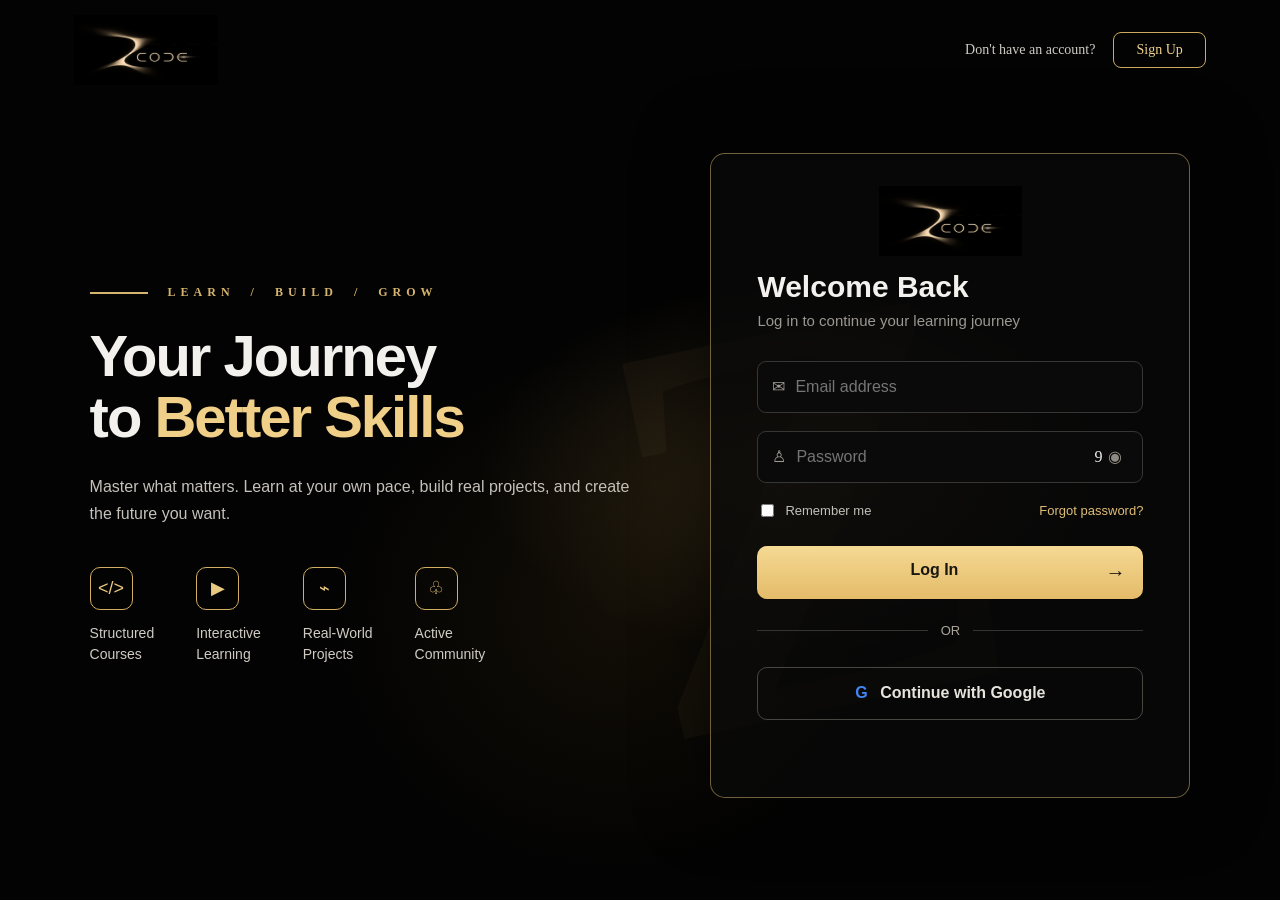
<file: index.html>
<!DOCTYPE html>
<html lang="en">
<head>
  <meta charset="UTF-8">
  <meta name="viewport" content="width=device-width, initial-scale=1.0">
  <title>Z-Code — Interactive Coding Platform</title>
  <script>
    (function () {
      try {
        var token = localStorage.getItem("zcode_token");
        var pathname = window.location.pathname || "";
        var inSubfolder = pathname.indexOf("Z-Code-Frontend-Starter") !== -1;
        var prefix = inSubfolder ? "" : "Z-Code-Frontend-Starter/";
        if (token) {
          window.location.replace(prefix + "home.html");
          return;
        }
        window.location.replace(prefix + "login.html");
      } catch (e) {
        window.location.replace("login.html");
      }
    })();
  </script>
  <meta http-equiv="refresh" content="0; url=Z-Code-Frontend-Starter/login.html">
</head>
<body style="margin:0; background:#0c0a09; color:#e7e5e4; font-family:'Inter',system-ui,sans-serif; display:flex; align-items:center; justify-content:center; height:100vh;">
  <div style="text-align:center;">
    <h2 style="font-weight:600; font-size:1.1rem; color:#f7d994; margin:0 0 8px;">Loading Z-Code…</h2>
    <p style="font-size:0.875rem; color:#888; margin:0;">
      Redirecting to <a href="Z-Code-Frontend-Starter/login.html" style="color:#dcb56b;">Z-Code Portal</a>.
    </p>
  </div>
</body>
</html>
</file>
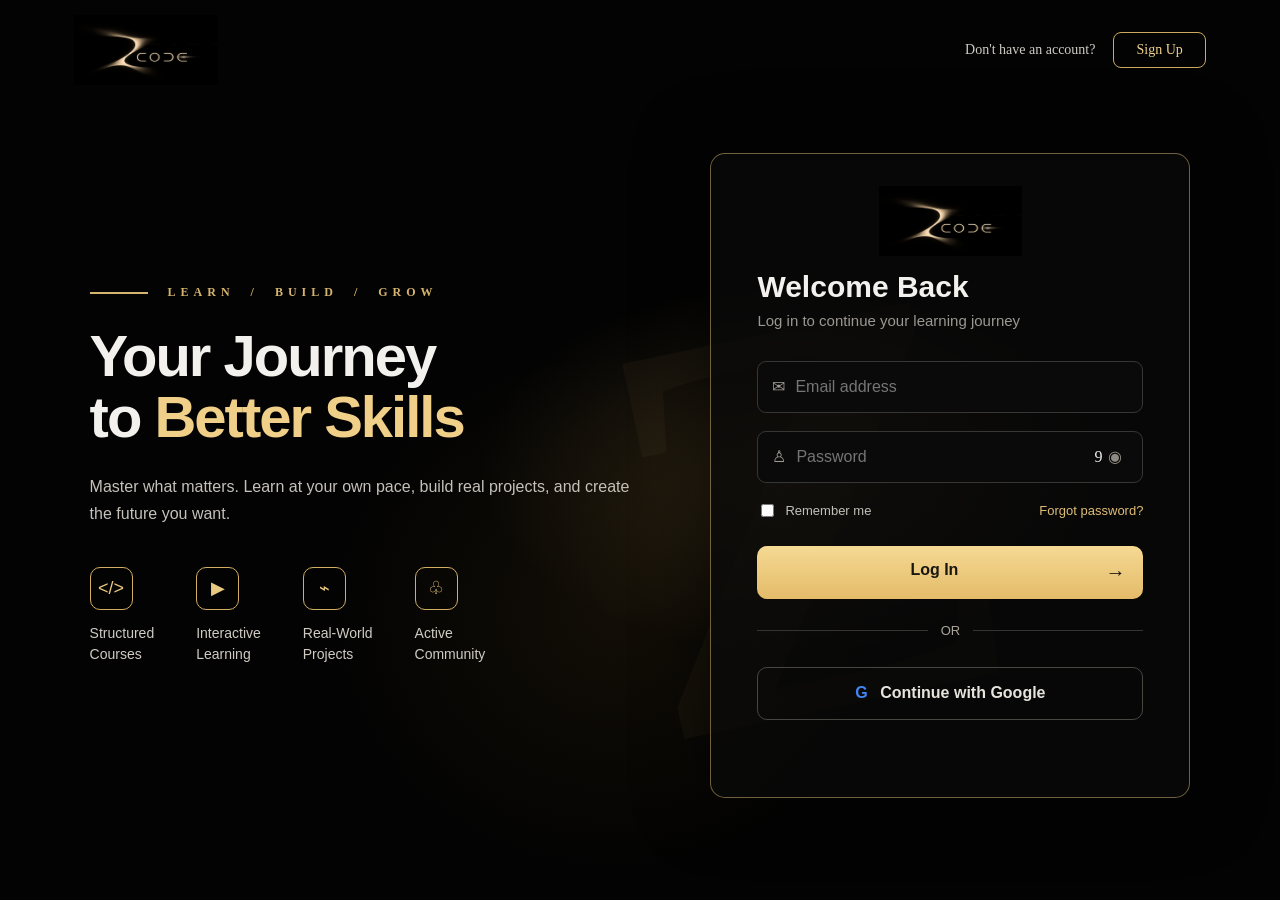
<file: Z-Code-Frontend-Starter/index.html>
<!DOCTYPE html>
<html lang="en">
<head>
  <meta charset="UTF-8">
  <meta name="viewport" content="width=device-width, initial-scale=1.0">
  <title>Z-Code — Interactive Coding Platform</title>
  <link rel="stylesheet" href="css/style.css">
  <script>
    // Intelligent auto-redirect:
    // If the user is already authenticated with a valid token, take them to the Dashboard;
    // otherwise, direct them to the Login page.
    (function () {
      try {
        var token = localStorage.getItem("zcode_token");
        if (token) {
          window.location.replace("home.html");
          return;
        }
      } catch (e) {}
      window.location.replace("login.html");
    })();
  </script>
  <meta http-equiv="refresh" content="0; url=login.html">
</head>
<body style="margin:0; background:#0c0a09; color:#e7e5e4; font-family:'Inter',system-ui,sans-serif; display:flex; align-items:center; justify-content:center; height:100vh;">
  <div style="text-align:center;">
    <div style="width:48px; height:48px; border:3px solid #dcb56b; border-top-color:transparent; border-radius:50%; animation:spin 1s linear infinite; margin:0 auto 16px;"></div>
    <h2 style="font-weight:600; font-size:1.1rem; color:#f7d994; margin:0 0 8px;">Loading Z-Code…</h2>
    <p style="font-size:0.875rem; color:#888; margin:0;">
      If you are not redirected automatically, <a href="login.html" style="color:#dcb56b; text-decoration:underline;">click here to continue</a>.
    </p>
  </div>
  <style>
    @keyframes spin {
      to { transform: rotate(360deg); }
    }
  </style>
</body>
</html>
</file>
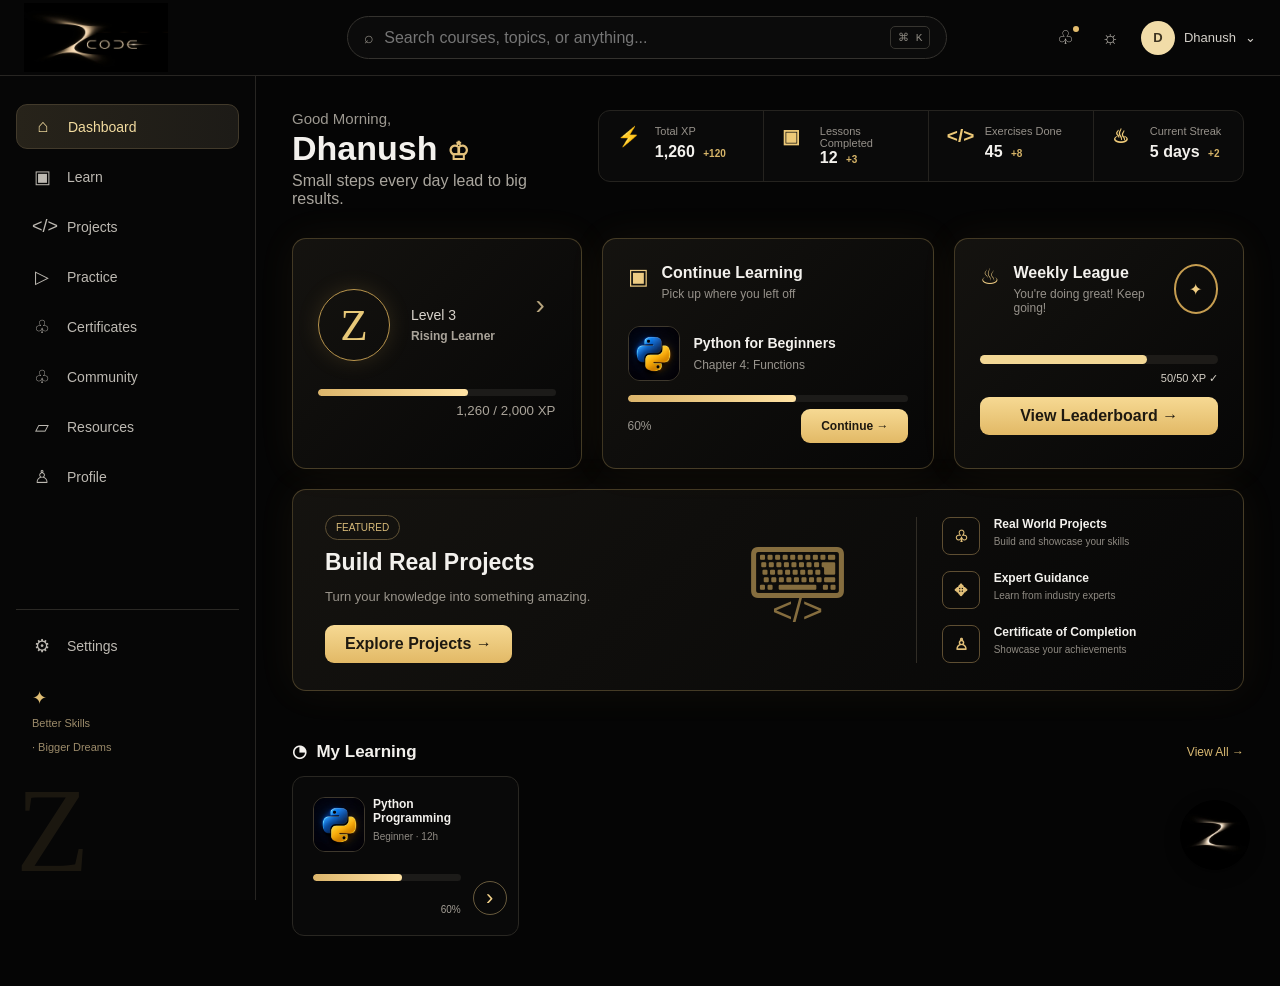
<file: Z-Code-Frontend-Starter/home.html>
<!DOCTYPE html>
<html lang="en">

<head>
  <meta charset="UTF-8">
  <meta name="viewport" content="width=device-width, initial-scale=1.0">
  <title>Z-Code — Dashboard</title>
  <link rel="stylesheet" href="css/style.css">
  <link rel="stylesheet" href="css/home.css">
</head>

<body class="dashboard-page">
  <header class="topbar">
    <a class="brand top-brand" href="home.html">
      <img src="assets/zcode-logo.jpeg" alt="Z-Code logo" onerror="this.style.display='none'">
    </a>

    <div class="search-box">
      <span>⌕</span>
      <input type="search" placeholder="Search courses, topics, or anything...">
      <kbd>⌘ K</kbd>
    </div>

    <div class="top-actions">
      <button class="icon-btn" id="notifBtn" title="Notifications">♧<i></i></button>
      <button class="theme-btn" id="themeToggle" title="Toggle theme">☼</button>
      <div class="profile-mini" id="profileMiniBtn" style="cursor:pointer;" title="Click for profile & logout">
        <div class="avatar" id="topAvatar">D</div>
        <span id="topUserName">Dhanush</span>
        <span>⌄</span>
      </div>

      <!-- Profile Dropdown -->
      <div class="profile-dropdown" id="profileDropdown">
        <div class="dropdown-user-info">
          <div class="avatar" id="dropAvatar">D</div>
          <div>
            <strong id="dropName">Dhanush</strong>
            <small id="dropEmail">dhanush@zcode.dev</small>
          </div>
        </div>
        <button class="dropdown-item" id="dropProfileBtn">👤 View Profile & XP</button>
        <button class="dropdown-item" id="dropSettingsBtn">⚙ Account Settings</button>
        <button class="dropdown-item logout-item" id="logoutBtn">🚪 Log Out</button>
      </div>

      <!-- Notifications Popover -->
      <div class="notif-popover" id="notifPopover">
        <div class="notif-header">
          <span>Notifications</span>
          <span style="font-size:11px;color:#dcb56b;">Mark all read</span>
        </div>
        <div class="notif-item">
          <span class="notif-icon">⚡</span>
          <div><strong>+100 XP Awarded!</strong><br><small style="color:#888;">You passed the Python Basics Quiz.</small></div>
        </div>
        <div class="notif-item">
          <span class="notif-icon">🔥</span>
          <div><strong>5-Day Streak Active</strong><br><small style="color:#888;">Keep coding today to protect your streak!</small></div>
        </div>
      </div>
    </div>
  </header>

  <aside class="sidebar">
    <nav>
      <a class="active" href="home.html"><span>⌂</span>Dashboard</a>
      <a href="python.html"><span>▣</span>Learn</a>
      <a href="#" id="sideProjects"><span>&lt;/&gt;</span>Projects</a>
      <a href="quiz.html"><span>▷</span>Practice</a>
      <a href="#" id="sideCerts"><span>♧</span>Certificates</a>
      <a href="#" id="sideCommunity"><span>♧</span>Community</a>
      <a href="#" id="sideResources"><span>▱</span>Resources</a>
      <a href="#" id="sideProfile"><span>♙</span>Profile</a>
    </nav>

    <div class="sidebar-bottom">
      <a href="#" id="sideSettings"><span>⚙</span>Settings</a>
      <div class="sidebar-slogan">✦<br><small>Better Skills<br>· Bigger Dreams</small></div>
      <div class="sidebar-z">Z</div>
    </div>
  </aside>

  <main class="dashboard">
    <section class="welcome-row">
      <div>
        <p class="greeting">Good Morning,</p>
        <h1>Dhanush <span class="crown">♔</span></h1>
        <p class="subtext">Small steps every day lead to big results.</p>
      </div>

      <div class="stats">
        <div><b>⚡</b><small>Total XP</small><strong>1,260 <i>+120</i></strong></div>
        <div><b>▣</b><small>Lessons Completed</small><strong>12 <i>+3</i></strong></div>
        <div><b>&lt;/&gt;</b><small>Exercises Done</small><strong>45 <i>+8</i></strong></div>
        <div><b>♨</b><small>Current Streak</small><strong>5 days <i>+2</i></strong></div>
      </div>
    </section>

    <section class="dashboard-grid">
      <article class="level-card panel">
        <div class="level-orb">Z</div>
        <div class="level-copy">
          <span>Level 3</span>
          <strong>Rising Learner</strong>
        </div>
        <span class="arrow">›</span>
        <div class="progress"><span style="width:63%"></span></div>
        <small>1,260 / 2,000 XP</small>
      </article>

      <article class="continue-card panel">
        <div class="panel-heading"><span>▣</span>
          <div>
            <h2>Continue Learning</h2>
            <p>Pick up where you left off</p>
          </div>
        </div>
        <div class="course-mini">
          <div class="course-icon continue-logo">
            <img src="assets/Python_logo.jpeg" alt="Python Programming">
          </div>
          <div><strong>Python for Beginners</strong><span>Chapter 4: Functions</span></div>
        </div>
        <div class="progress"><span style="width:60%"></span></div>
        <div class="course-footer"><span>60%</span><button onclick="continueLearning()">Continue →</button></div>
      </article>

      <article class="league-card panel">
        <div class="panel-heading"><span>♨</span>
          <div>
            <h2>Weekly League</h2>
            <p>You're doing great! Keep going!</p>
          </div>
          <div class="badge">✦</div>
        </div>
        <div class="league-progress"><span></span></div>
        <div class="league-score">50/50 XP ✓</div>
        <button class="wide-btn" id="leagueBtn">View Leaderboard →</button>
      </article>
    </section>

    <section class="featured panel">
      <div class="featured-copy">
        <span class="pill">FEATURED</span>
        <h2>Build Real Projects</h2>
        <p>Turn your knowledge into something amazing.</p>
        <button id="featuredProjectsBtn">Explore Projects →</button>
      </div>
      <div class="featured-art">⌨<br><span>&lt;/&gt;</span></div>
      <div class="featured-list">
        <div><b>♧</b><span><strong>Real World Projects</strong><small>Build and showcase your skills</small></span>
        </div>
        <div><b>✥</b><span><strong>Expert Guidance</strong><small>Learn from industry experts</small></span></div>
        <div><b>♙</b><span><strong>Certificate of Completion</strong><small>Showcase your achievements</small></span>
        </div>
      </div>
    </section>

    <section class="learning-section">
      <div class="section-title">
        <h2>◔ &nbsp;My Learning</h2><a href="python.html" id="viewAllCoursesBtn">View All →</a>
      </div>
      <div class="course-grid">
        <a href="python.html" class="learning-card">
          <div class="course-icon continue-logo">
            <img src="assets/Python_logo.jpeg" alt="Python Programming">
          </div>

          <div>
            <strong>Python Programming</strong>
            <small>Beginner · 12h</small>
          </div>

          <div class="progress">
            <span style="width:60%"></span>
          </div>

          <span class="percent">60%</span>

          <span class="course-arrow">›</span>
        </a>
      </div>
    </section>
  </main>

  <!-- Reusable Interactive Modal -->
  <div class="z-modal-backdrop" id="zModalBackdrop">
    <div class="z-modal" id="zModal">
      <div class="z-modal-header">
        <h3 id="modalTitle">Modal Title</h3>
        <button class="z-modal-close" id="modalCloseBtn">&times;</button>
      </div>
      <div class="z-modal-body" id="modalBody">
        <!-- Content injected by home.js -->
      </div>
    </div>
  </div>

  <button class="ai-fab" id="aiFab" title="Open Z-Code AI"><img src="assets/zcode-ai.jpeg" alt="Z-Code AI"></button>
  <section class="ai-chat" id="aiChat" aria-hidden="true">
    <div class="ai-header">
      <div><b>Z-Code AI</b><small>Your coding tutor</small></div><button id="closeAi">×</button>
    </div>
    <div class="ai-body" id="aiBody">
      <div class="ai-message">Hi! I'm your Z-Code tutor. Ask me about Python, a lesson, or an error you're stuck on.
      </div>
    </div>
    <form class="ai-input" id="aiForm">
      <input id="aiInput" placeholder="Ask anything..." autocomplete="off">
      <button>→</button>
    </form>
  </section>

  <script src="js/api.js"></script>
  <script src="js/home.js"></script>
</body>

</html>
</file>
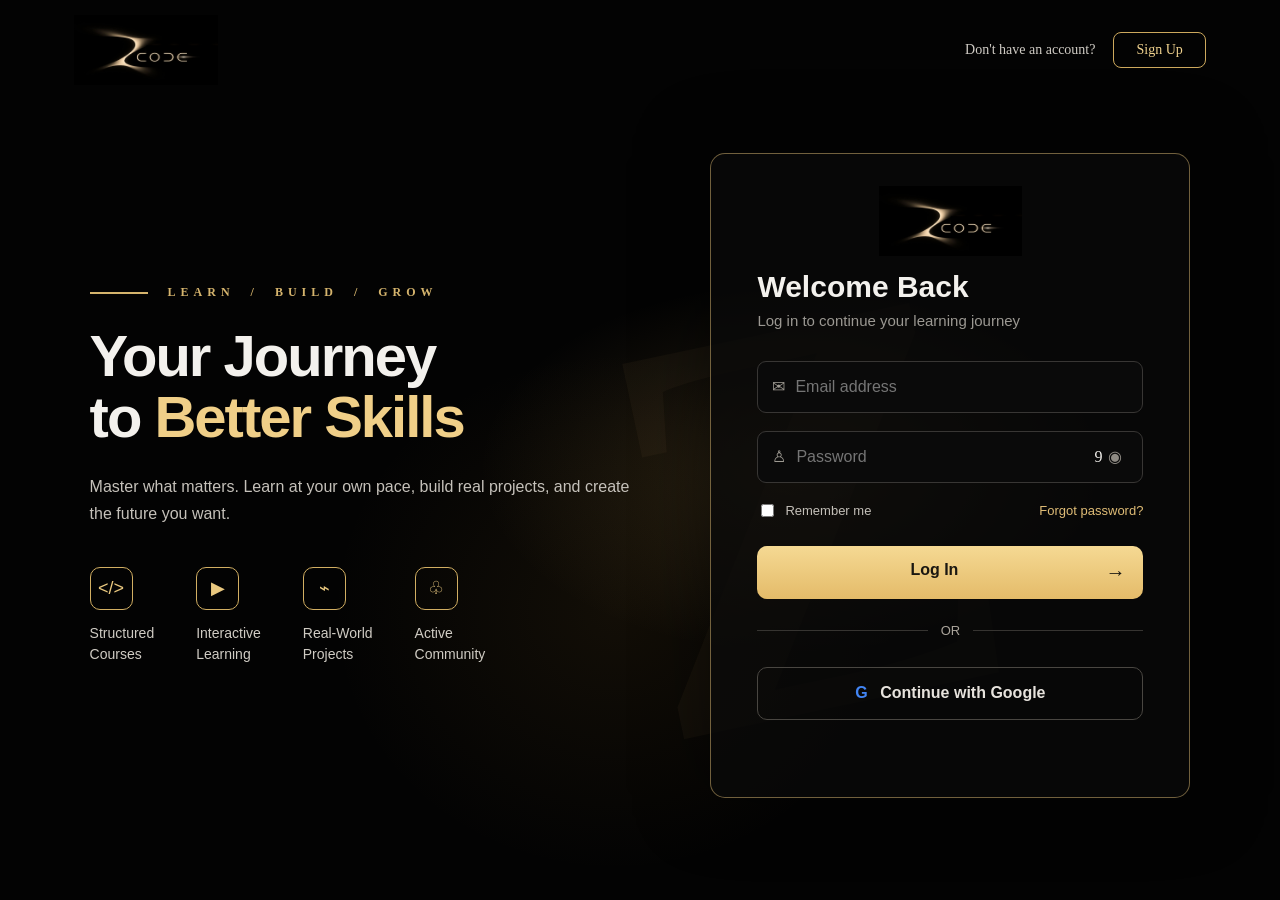
<file: Z-Code-Frontend-Starter/login.html>
<!DOCTYPE html>
<html lang="en">
<head>
  <meta charset="UTF-8">
  <meta name="viewport" content="width=device-width, initial-scale=1.0">
  <title>Z-Code — Login</title>
  <link rel="stylesheet" href="css/style.css">
  <link rel="stylesheet" href="css/login.css">
</head>
<body class="login-page">
  <header class="login-topbar">
    <a class="brand" href="login.html">
      <img src="assets/zcode-logo.jpeg" alt="Z-Code logo" onerror="this.style.display='none'">
    </a>
    <div class="signup-prompt">
      <span>Don't have an account?</span>
      <a href="#" id="signupLink">Sign Up</a>
    </div>
  </header>

  <main class="login-shell">
    <section class="hero-copy">
      <div class="eyebrow"><span></span> LEARN &nbsp;/&nbsp; BUILD &nbsp;/&nbsp; GROW</div>
      <h1>Your Journey<br>to <em>Better Skills</em></h1>
      <p>Master what matters. Learn at your own pace, build real projects, and create the future you want.</p>

      <div class="feature-row">
        <div class="feature">
          <div class="feature-icon">&lt;/&gt;</div>
          <span>Structured<br>Courses</span>
        </div>
        <div class="feature">
          <div class="feature-icon">▶</div>
          <span>Interactive<br>Learning</span>
        </div>
        <div class="feature">
          <div class="feature-icon">⌁</div>
          <span>Real-World<br>Projects</span>
        </div>
        <div class="feature">
          <div class="feature-icon">♧</div>
          <span>Active<br>Community</span>
        </div>
      </div>
    </section>

    <section class="login-card">
      <div class="card-logo">
        <img src="assets/zcode-logo.jpeg" alt="Z-Code" onerror="this.style.display='none'">
      </div>
      <h2>Welcome Back</h2>
      <p class="muted">Log in to continue your learning journey</p>

      <form id="loginForm">
        <label class="input-wrap">
          <span class="input-icon">✉</span>
          <input type="email" id="email" placeholder="Email address" required>
        </label>

        <label class="input-wrap">
          <span class="input-icon">♙</span>
          <input type="password" id="password" placeholder="Password" required>9
          <button class="eye-btn" type="button" id="togglePassword" aria-label="Show password">◉</button>
        </label>

        <div class="login-options">
          <label class="remember"><input type="checkbox"> <span>Remember me</span></label>
          <a href="#" id="forgotLink">Forgot password?</a>
        </div>

        <button class="primary-btn" type="submit">Log In <span>→</span></button>
      </form>

      <div class="or"><span></span>OR<span></span></div>

      <button class="google-btn" id="googleBtn">
        <span class="google-g">G</span>
        Continue with Google
      </button>

      <p class="demo-note" id="loginMessage"></p>
    </section>
  </main>

  <script src="js/login.js"></script>
</body>
</html>
</file>
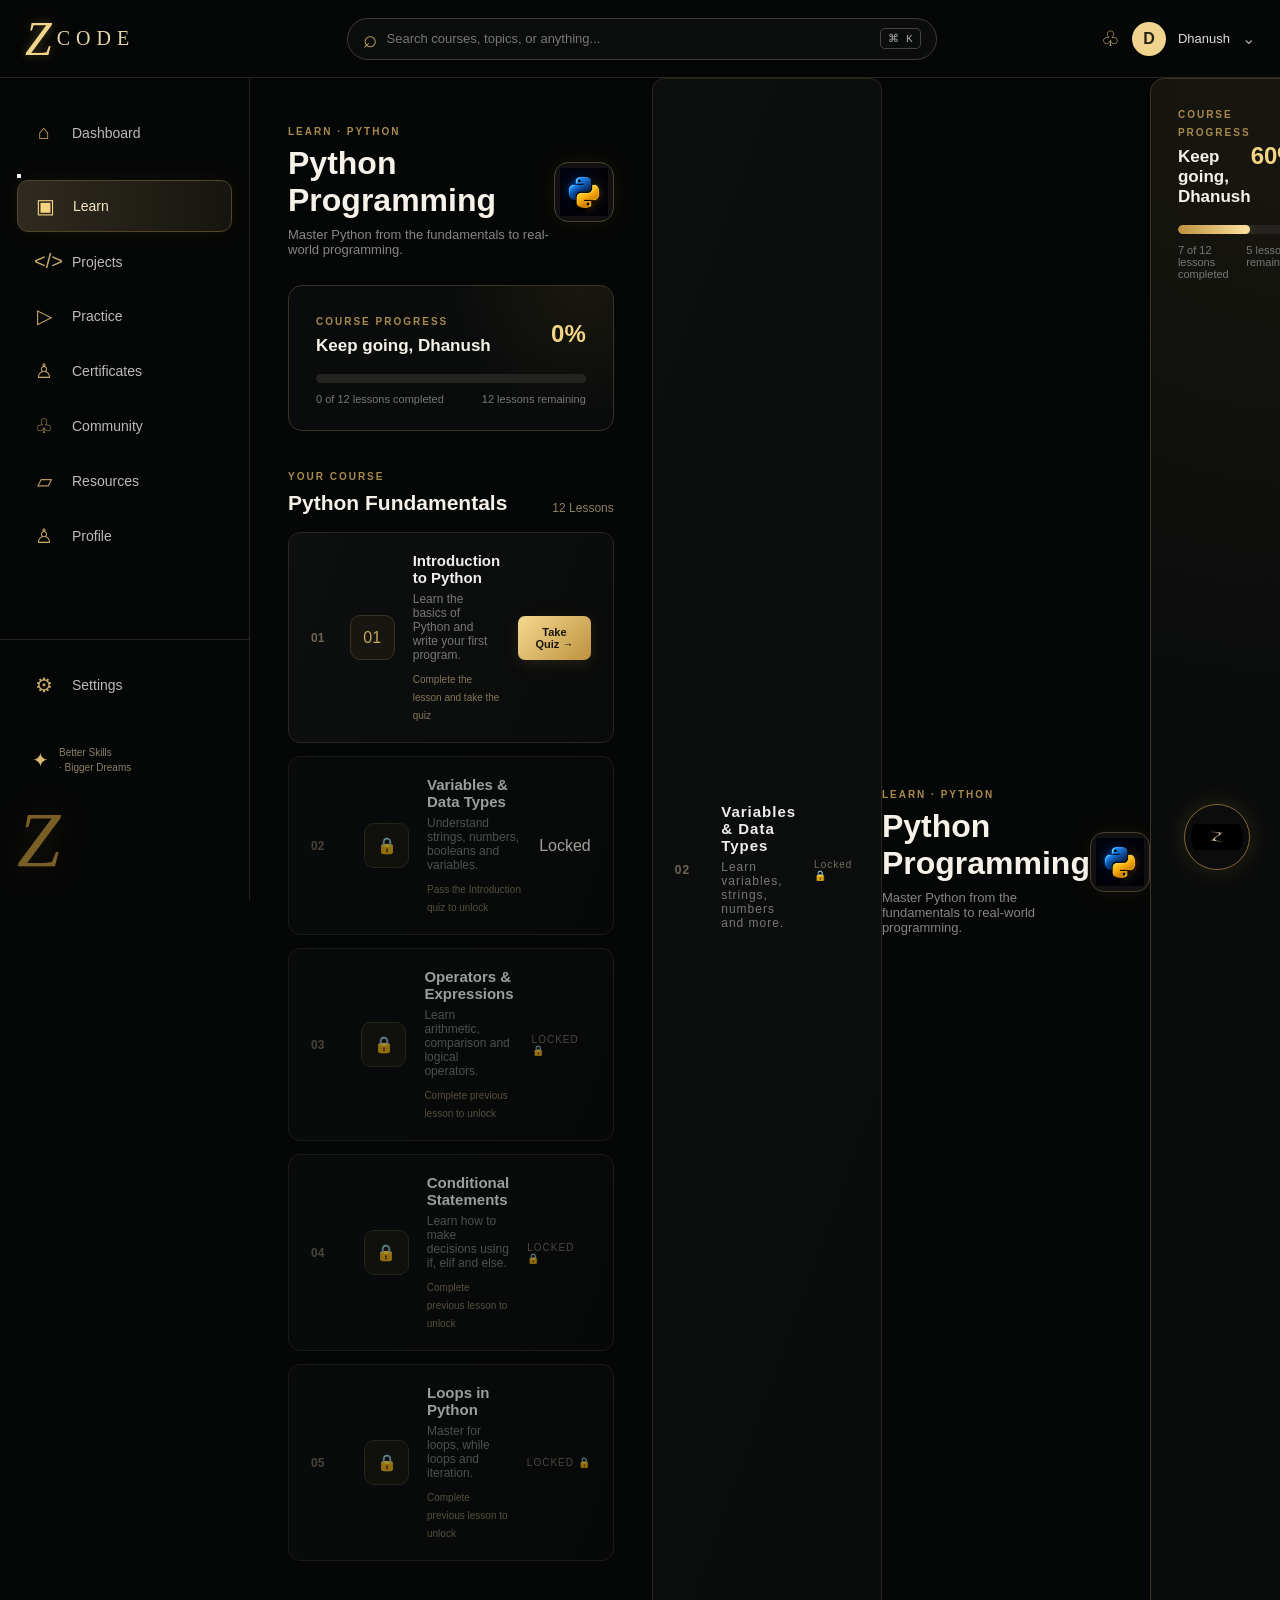
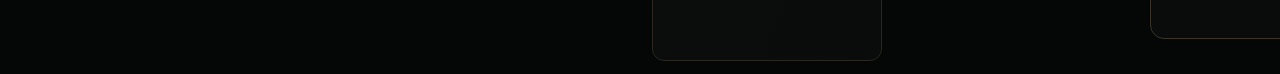
<file: Z-Code-Frontend-Starter/python.html>
<!DOCTYPE html>
<html lang="en">

<head>
  <meta charset="UTF-8">
  <meta name="viewport" content="width=device-width, initial-scale=1.0">

  <title>Python Programming | Z-Code</title>

  <link rel="stylesheet" href="python.css">
</head>

<body>

  <!-- TOP BAR -->
  <header class="topbar">

    <div class="top-logo">
      <div class="z-mark">Z</div>
      <span>CODE</span>
    </div>

    <div class="search-box">
      <span>⌕</span>
      <input type="text" placeholder="Search courses, topics, or anything...">
      <kbd>⌘ K</kbd>
    </div>

    <div class="top-right">
      <span class="notification">♧</span>

      <div class="profile-circle">D</div>

      <span class="profile-name">Dhanush</span>

      <span class="arrow">⌄</span>
    </div>

  </header>



  <!-- PAGE -->
  <div class="page-layout">

    <!-- SIDEBAR -->
    <aside class="sidebar">

      <nav>
        <a href="home.html">
          <span>⌂</span>
          Dashboard
        </a>

        <button onclick="window.location.href='python.html'"></button>

        <a class="active" href="python.html">
          <span>▣</span>
          Learn
        </a>

        <a href="#">
          <span>&lt;/&gt;</span>
          Projects
        </a>

        <a href="#">
          <span>▷</span>
          Practice
        </a>

        <a href="#">
          <span>♙</span>
          Certificates
        </a>

        <a href="#">
          <span>♧</span>
          Community
        </a>

        <a href="#">
          <span>▱</span>
          Resources
        </a>

        <a href="#">
          <span>♙</span>
          Profile
        </a>

      </nav>


      <div class="sidebar-bottom">

        <a href="#">
          <span>⚙</span>
          Settings
        </a>

        <div class="sidebar-slogan">
          ✦
          <small>
            Better Skills<br>
            · Bigger Dreams
          </small>
        </div>

        <div class="sidebar-z">
          Z
        </div>

      </div>

    </aside>
    <!-- MAIN CONTENT -->
    <main class="main-content">

      <!-- PAGE HEADING -->
      <div class="course-heading">
        <div>
          <div class="eyebrow">
            LEARN · PYTHON
          </div>

          <h1>Python Programming</h1>

          <p>
            Master Python from the fundamentals to real-world programming.
          </p>
        </div>

        <div class="python-badge">
          <img src="assets/Python_logo.jpeg" alt="Python Logo">
        </div>
      </div>


      <!-- COURSE PROGRESS -->
      <section class="progress-card">

        <div class="progress-top">
          <div>
            <span class="section-label">
              COURSE PROGRESS
            </span>

            <h2>Keep going, Dhanush</h2>
          </div>

          <strong id="progressPercent">60%</strong>
        </div>


        <div class="progress-bar">
          <span id="progressFill"></span>
        </div>


        <div class="progress-bottom">
          <span id="completedText">
            7 of 12 lessons completed
          </span>

          <span id="remainingText">
            5 lessons remaining
          </span>
        </div>

      </section>


      <!-- LESSONS -->
      <section class="lessons-section">

        <div class="section-heading">
          <div>
            <span class="section-label">
              YOUR COURSE
            </span>

            <h2>Python Fundamentals</h2>
          </div>

          <span class="lesson-count">
            12 Lessons
          </span>
        </div>


        <!-- LESSON 01 -->
        <article class="lesson-card" id="lesson1">

          <div class="lesson-number">
            01
          </div>

          <div class="lesson-icon">
            01
          </div>

          <div class="lesson-info">

            <h3>Introduction to Python</h3>

            <p>
              Learn the basics of Python and write your first program.
            </p>

            <span class="lesson-meta" id="lesson1Status">
              Complete the lesson and take the quiz
            </span>

          </div>

          <button class="continue-btn" id="introQuizBtn" onclick="openQuiz()">

            Take Quiz →

          </button>

        </article>


        <!-- LESSON 02 -->
        <article class="lesson-card locked-card" id="lesson2">

          <div class="lesson-number">
            02
          </div>

          <div class="lesson-icon" id="lesson2Icon">
            🔒
          </div>

          <div class="lesson-info">

            <h3>Variables & Data Types</h3>

            <p>
              Understand strings, numbers, booleans and variables.
            </p>

            <span class="lesson-meta" id="lesson2Status">

              Pass the Introduction quiz to unlock

            </span>

          </div>

          <span class="locked" id="lesson2Button">

            LOCKED 🔒

          </span>

        </article>


        <!-- LESSON 03 -->
        <article class="lesson-card locked-card">

          <div class="lesson-number">
            03
          </div>

          <div class="lesson-icon">
            🔒
          </div>

          <div class="lesson-info">

            <h3>Operators & Expressions</h3>

            <p>
              Learn arithmetic, comparison and logical operators.
            </p>

            <span class="lesson-meta">
              Complete previous lesson to unlock
            </span>

          </div>

          <span class="locked">
            LOCKED 🔒
          </span>

        </article>


        <!-- LESSON 04 -->
        <article class="lesson-card locked-card">

          <div class="lesson-number">
            04
          </div>

          <div class="lesson-icon">
            🔒
          </div>

          <div class="lesson-info">

            <h3>Conditional Statements</h3>

            <p>
              Learn how to make decisions using if, elif and else.
            </p>

            <span class="lesson-meta">
              Complete previous lesson to unlock
            </span>

          </div>

          <span class="locked">
            LOCKED 🔒
          </span>

        </article>


        <!-- LESSON 05 -->
        <article class="lesson-card locked-card">

          <div class="lesson-number">
            05
          </div>

          <div class="lesson-icon">
            🔒
          </div>

          <div class="lesson-info">

            <h3>Loops in Python</h3>

            <p>
              Master for loops, while loops and iteration.
            </p>

            <span class="lesson-meta">
              Complete previous lesson to unlock
            </span>

          </div>

          <span class="locked">
            LOCKED 🔒
          </span>

        </article>

      </section>


      <!-- =========================
       INTRODUCTION QUIZ
  ========================== -->

      <section class="quiz-section" id="quizSection" style="display:none;">

        <div class="quiz-card">

          <div class="section-label">
            INTRODUCTION TO PYTHON
          </div>

          <h2>Python Basics Quiz</h2>

          <p class="quiz-description">
            Answer the questions to unlock the next chapter.
          </p>


          <!-- QUESTION 1 -->
          <div class="quiz-question">

            <h3>
              1. Which language are you learning in this course?
            </h3>

            <label>
              <input type="radio" name="q1" value="python">
              Python
            </label>

            <label>
              <input type="radio" name="q1" value="java">
              Java
            </label>

            <label>
              <input type="radio" name="q1" value="cpp">
              C++
            </label>

            <label>
              <input type="radio" name="q1" value="html">
              HTML
            </label>

          </div>


          <!-- QUESTION 2 -->
          <div class="quiz-question">

            <h3>
              2. Which symbol is used to create a comment in Python?
            </h3>

            <label>
              <input type="radio" name="q2" value="#">
              #
            </label>

            <label>
              <input type="radio" name="q2" value="//">
              //
            </label>

            <label>
              <input type="radio" name="q2" value="/*">
              /*
            </label>

            <label>
              <input type="radio" name="q2" value="--">
              --
            </label>

          </div>


          <!-- QUESTION 3 -->
          <div class="quiz-question">

            <h3>
              3. Which function displays output in Python?
            </h3>

            <label>
              <input type="radio" name="q3" value="print">
              print()
            </label>

            <label>
              <input type="radio" name="q3" value="display">
              display()
            </label>

            <label>
              <input type="radio" name="q3" value="show">
              show()
            </label>

            <label>
              <input type="radio" name="q3" value="output">
              output()
            </label>

          </div>


          <!-- QUESTION 4 -->
          <div class="quiz-question">

            <h3>
              4. Which one is a valid Python variable name?
            </h3>

            <label>
              <input type="radio" name="q4" value="name">
              name
            </label>

            <label>
              <input type="radio" name="q4" value="2name">
              2name
            </label>

            <label>
              <input type="radio" name="q4" value="my-name">
              my-name
            </label>

            <label>
              <input type="radio" name="q4" value="class">
              class
            </label>

          </div>


          <!-- QUESTION 5 -->
          <div class="quiz-question">

            <h3>
              5. What type of value is "Hello"?
            </h3>

            <label>
              <input type="radio" name="q5" value="string">
              String
            </label>

            <label>
              <input type="radio" name="q5" value="integer">
              Integer
            </label>

            <label>
              <input type="radio" name="q5" value="boolean">
              Boolean
            </label>

            <label>
              <input type="radio" name="q5" value="float">
              Float
            </label>

          </div>


          <button class="quiz-submit" onclick="submitQuiz()">

            Submit Quiz →

          </button>


          <div class="quiz-result" id="quizResult">
          </div>

        </div>

      </section>

    </main>



    <!-- MAIN CONTENT -->


    <article class="lesson-card locked">
      <div class="lesson-number">02</div>

      <div class="lesson-info">
        <h3>Variables & Data Types</h3>
        <p>Learn variables, strings, numbers and more.</p>
      </div>

      <span class="locked-btn">
        Locked 🔒
      </span>
    </article>

    </section>

    </main>

    <!-- PAGE HEADING -->
    <div class="course-heading">

      <div>
        <div class="eyebrow">
          LEARN · PYTHON
        </div>

        <h1>Python Programming</h1>

        <p>
          Master Python from the fundamentals to real-world programming.
        </p>
      </div>

      <div class="python-badge">
        <img src="assets/Python_logo.jpeg" alt="Python Logo">
      </div>

    </div>



    <!-- COURSE PROGRESS -->
    <section class="progress-card">

      <div class="progress-top">

        <div>
          <span class="section-label">
            COURSE PROGRESS
          </span>

          <h2>Keep going, Dhanush</h2>
        </div>

        <strong>60%</strong>

      </div>


      <div class="progress-bar">
        <span></span>
      </div>


      <div class="progress-bottom">

        <span>7 of 12 lessons completed</span>

        <span>5 lessons remaining</span>

      </div>

    </section>



    <!-- LESSONS -->
    <section class="lessons-section">

      <div class="section-heading">

        <div>
          <span class="section-label">
            YOUR COURSE
          </span>

          <h2>Python Fundamentals</h2>
        </div>

        <span class="lesson-count">
          12 Lessons
        </span>

      </div>



      <!-- LESSON 01 -->
      <article class="lesson-card completed">

        <div class="lesson-number">
          01
        </div>

        <div class="lesson-icon">
          ✓
        </div>

        <div class="lesson-info">

          <h3>Introduction to Python</h3>

          <p>
            Learn the basics of Python and write your first program.
          </p>

          <span class="lesson-meta">
            ✓ Completed · 25 min
          </span>

        </div>

        <button class="review-btn">
          Review →
        </button>

      </article>



      <!-- LESSON 02 -->
      <article class="lesson-card completed">

        <div class="lesson-number">
          02
        </div>

        <div class="lesson-icon">
          ✓
        </div>

        <div class="lesson-info">

          <h3>Variables & Data Types</h3>

          <p>
            Understand strings, numbers, booleans and variables.
          </p>

          <span class="lesson-meta">
            ✓ Completed · 35 min
          </span>

        </div>

        <button class="review-btn">
          Review →
        </button>

      </article>



      <!-- LESSON 03 -->
      <article class="lesson-card active-lesson">

        <div class="lesson-number">
          03
        </div>

        <div class="lesson-icon python-small">
          <img src="assets/Python_logo.jpeg" alt="Python Logo">
        </div>

        <div class="lesson-info">

          <h3>Operators & Expressions</h3>

          <p>
            Learn arithmetic, comparison and logical operators.
          </p>

          <span class="lesson-meta">
            Current lesson · 40 min
          </span>

        </div>

        <button class="continue-btn">
          Continue →
        </button>

      </article>



      <!-- LESSON 04 -->
      <article class="lesson-card locked-card">

        <div class="lesson-number">
          04
        </div>

        <div class="lesson-icon">
          🔒
        </div>

        <div class="lesson-info">

          <h3>Conditional Statements</h3>

          <p>
            Learn how to make decisions using if, elif and else.
          </p>

          <span class="lesson-meta">
            Complete previous lesson to unlock
          </span>

        </div>

        <span class="locked">
          LOCKED 🔒
        </span>

      </article>



      <!-- LESSON 05 -->
      <article class="lesson-card locked-card">

        <div class="lesson-number">
          05
        </div>

        <div class="lesson-icon">
          🔒
        </div>

        <div class="lesson-info">

          <h3>Loops in Python</h3>

          <p>
            Master for loops, while loops and iteration.
          </p>

          <span class="lesson-meta">
            Complete previous lesson to unlock
          </span>

        </div>

        <span class="locked">
          LOCKED 🔒
        </span>

      </article>

    </section>

    </main>

  </div>



  <!-- Z-CODE AI -->
  <button class="ai-fab" id="aiFab" title="Open Z-Code AI">

    <img src="assets/zcode-ai.jpeg" alt="Z-Code AI">

  </button>



  <!-- AI CHAT -->
  <section class="ai-chat" id="aiChat">

    <div class="ai-header">

      <div>
        <b>Z-Code AI</b>
        <small>Your coding tutor</small>
      </div>

      <button id="closeAi">
        ×
      </button>

    </div>


    <div class="ai-body" id="aiBody">

      <div class="ai-message">
        Hi! I'm your Z-Code tutor.
        Ask me about Python, lessons or errors.
      </div>

    </div>


    <form class="ai-input" id="aiForm">

      <input id="aiInput" type="text" placeholder="Ask anything..." autocomplete="off">

      <button>
        →
      </button>

    </form>

  </section>

  <script src="js/api.js"></script>
  <script>
    const aiFab = document.getElementById("aiFab");
    const aiChat = document.getElementById("aiChat");
    const closeAi = document.getElementById("closeAi");
    const aiForm = document.getElementById("aiForm");
    const aiInput = document.getElementById("aiInput");
    const aiBody = document.getElementById("aiBody");

    let pythonChatHistoryLoaded = false;
    async function loadPythonChatHistory() {
      if (pythonChatHistoryLoaded || !window.ZCodeAuth || !ZCodeAuth.isLoggedIn()) return;
      try {
        const history = await ZCodeAPI.getChatHistory();
        if (Array.isArray(history) && history.length > 0) {
          pythonChatHistoryLoaded = true;
          history.forEach((item) => {
            const msgEl = document.createElement("div");
            msgEl.className = item.role === "user" ? "user-message" : "ai-message";
            msgEl.textContent = item.content;
            aiBody.appendChild(msgEl);
          });
          aiBody.scrollTop = aiBody.scrollHeight;
        }
      } catch (_) {}
    }

    if (aiFab && aiChat) {
      aiFab.addEventListener("click", () => {
        const isOpen = aiChat.classList.contains("show") || aiChat.classList.contains("open");
        if (isOpen) {
          aiChat.classList.remove("show", "open");
        } else {
          aiChat.classList.add("show", "open");
          loadPythonChatHistory();
          if (aiInput) aiInput.focus();
        }
      });
    }

    if (closeAi && aiChat) {
      closeAi.addEventListener("click", () => {
        aiChat.classList.remove("show", "open");
      });
    }

    if (aiForm && aiInput && aiBody) {
      aiForm.addEventListener("submit", async (e) => {
        e.preventDefault();
        const text = aiInput.value.trim();
        if (!text) return;

        const userMsg = document.createElement("div");
        userMsg.className = "user-message";
        userMsg.textContent = text;
        aiBody.appendChild(userMsg);
        aiInput.value = "";
        aiBody.scrollTop = aiBody.scrollHeight;

        const aiMsg = document.createElement("div");
        aiMsg.className = "ai-message";
        aiMsg.style.fontStyle = "italic";
        aiMsg.textContent = "Z-Code AI is thinking...";
        aiBody.appendChild(aiMsg);
        aiBody.scrollTop = aiBody.scrollHeight;

        try {
          if (window.ZCodeAuth && !ZCodeAuth.isLoggedIn()) {
            try {
              await ZCodeAPI.login("dhanush@zcode.dev", "demo123");
            } catch (_) {}
          }
          const res = await ZCodeAPI.sendChatMessage(text);
          aiMsg.style.fontStyle = "normal";
          aiMsg.textContent = res.reply;
        } catch (err) {
          aiMsg.style.fontStyle = "normal";
          aiMsg.textContent = `Tutor: ${err.message || "Failed to contact AI service"}`;
        }
        aiBody.scrollTop = aiBody.scrollHeight;
      });
    }
  </script>
  <script>

    /* =========================
       PYTHON COURSE QUIZ
    ========================= */

    const quizSection = document.getElementById("quizSection");

    const lesson2 = document.getElementById("lesson2");
    const lesson2Icon = document.getElementById("lesson2Icon");
    const lesson2Status = document.getElementById("lesson2Status");
    const lesson2Button = document.getElementById("lesson2Button");

    const introQuizBtn = document.getElementById("introQuizBtn");
    const lesson1Status = document.getElementById("lesson1Status");

    const quizResult = document.getElementById("quizResult");


    // Remove stale global key that leaked progress across accounts
    localStorage.removeItem("pythonIntroductionPassed");


    /* =========================
       OPEN QUIZ (Opens Dedicated Interface)
    ========================= */

    function openQuiz() {
      window.location.href = "quiz.html";
    }


    /* =========================
       SUBMIT QUIZ (Connected to Backend)
    ========================= */

    async function submitQuiz() {
      // 1. Check if user is logged in
      if (!window.ZCodeAuth || !ZCodeAuth.isLoggedIn()) {
        const loginNow = confirm("You are not logged in yet!\n\nClick OK to automatically log in as Demo User (dhanush@zcode.dev) and submit your quiz, or Cancel to go to the login page.");
        if (loginNow) {
          try {
            await ZCodeAPI.login("dhanush@zcode.dev", "demo123");
          } catch (e) {
            alert("Could not reach backend API at " + (window.ZCodeAPI ? ZCodeAPI.getBaseUrl() : "server") + ". Please ensure the backend is running!");
            return;
          }
        } else {
          window.location.href = "login.html";
          return;
        }
      }

      // 2. Gather selected answers for questions 1 to 5
      const optionLetters = ["a", "b", "c", "d"];
      const answers = [];

      for (let i = 1; i <= 5; i++) {
        const inputs = Array.from(document.querySelectorAll(`input[name="q${i}"]`));
        const selectedIndex = inputs.findIndex(input => input.checked);

        if (selectedIndex === -1) {
          alert(`Please answer question ${i} before submitting!`);
          return;
        }

        answers.push({
          question_id: i,
          answer: optionLetters[selectedIndex]
        });
      }

      // 3. Submit answers to the backend API (Quiz ID = 1 for Introduction to Python)
      try {
        quizResult.innerHTML = "Submitting answers to server...";

        const result = await ZCodeAPI.submitQuiz(1, answers);

        if (result.passed) {
          const userId = window.ZCodeAuth ? ZCodeAuth.getUserId() : null;
          if (userId) {
            localStorage.setItem(`zcode_quiz_1_passed_${userId}`, "true");
          }
          localStorage.removeItem("pythonIntroductionPassed");
          quizResult.className = "quiz-result quiz-passed";
          quizResult.innerHTML = `${result.message} <br><strong>+${result.xp_earned} XP earned!</strong>`;
          unlockLesson2();
        } else {
          quizResult.className = "quiz-result quiz-failed";
          quizResult.innerHTML = `${result.message}`;
        }
      } catch (err) {
        quizResult.className = "quiz-result quiz-failed";
        quizResult.innerHTML = `Error: ${err.message}`;
      }
    }


    /* =========================
       PER-USER UNLOCK & PROGRESS
    ========================= */

    function unlockLesson2() {
      lesson2.classList.remove("locked-card");
      lesson2.classList.add("unlocked-card");
      lesson2Icon.innerHTML = "✓";
      lesson2Status.innerHTML = "✓ Unlocked · Ready to learn";
      lesson2Button.innerHTML = "Continue →";
      lesson2Button.className = "unlocked-btn";
      lesson2Button.onclick = function () {
        window.location.href = "variables.html";
      };
      introQuizBtn.innerHTML = "Quiz Completed ✓";
      introQuizBtn.disabled = true;
      lesson1Status.innerHTML = "✓ Introduction completed · Quiz passed";
      updateProgress(true);
    }

    function lockLesson2() {
      lesson2.classList.remove("unlocked-card");
      lesson2.classList.add("locked-card");
      lesson2Icon.innerHTML = "🔒";
      lesson2Status.innerHTML = "Pass the Introduction quiz to unlock";
      lesson2Button.innerHTML = "Locked";
      lesson2Button.className = "locked-btn";
      lesson2Button.onclick = null;
      introQuizBtn.innerHTML = "Take Quiz →";
      introQuizBtn.disabled = false;
      lesson1Status.innerHTML = "Complete the lesson and take the quiz";
      updateProgress(false);
    }

    function updateProgress(isUnlocked) {
      const progressPercent = document.getElementById("progressPercent");
      const progressFill = document.getElementById("progressFill");
      const completedText = document.getElementById("completedText");
      const remainingText = document.getElementById("remainingText");

      if (isUnlocked) {
        if (progressPercent) progressPercent.innerHTML = "67%";
        if (progressFill) progressFill.style.width = "67%";
        if (completedText) completedText.innerHTML = "8 of 12 lessons completed";
        if (remainingText) remainingText.innerHTML = "4 lessons remaining";
      } else {
        if (progressPercent) progressPercent.innerHTML = "0%";
        if (progressFill) progressFill.style.width = "0%";
        if (completedText) completedText.innerHTML = "0 of 12 lessons completed";
        if (remainingText) remainingText.innerHTML = "12 lessons remaining";
      }
    }

    /* =========================
       SYNC PROGRESS WITH BACKEND
    ========================= */

    async function syncProgressWithBackend() {
      // If user is not logged in, Lesson 2 must always be locked
      if (!window.ZCodeAuth || !ZCodeAuth.isLoggedIn()) {
        lockLesson2();
        return;
      }

      try {
        // Query backend for this specific user's quiz attempts
        const history = await ZCodeAPI.getQuizHistory();
        const hasPassed = Array.isArray(history) && history.some(a => a.quiz_id === 1 && a.passed);

        const userId = ZCodeAuth.getUserId();
        if (hasPassed) {
          if (userId) localStorage.setItem(`zcode_quiz_1_passed_${userId}`, "true");
          unlockLesson2();
        } else {
          // Check per-user local storage key (never global)
          if (userId && localStorage.getItem(`zcode_quiz_1_passed_${userId}`) === "true") {
            unlockLesson2();
          } else {
            lockLesson2();
          }
        }
      } catch (err) {
        const userId = window.ZCodeAuth ? ZCodeAuth.getUserId() : null;
        if (userId && localStorage.getItem(`zcode_quiz_1_passed_${userId}`) === "true") {
          unlockLesson2();
        } else {
          lockLesson2();
        }
      }
    }

    // Always synchronize progress for the currently active account
    syncProgressWithBackend();

  </script>

</body>

</html>
</file>
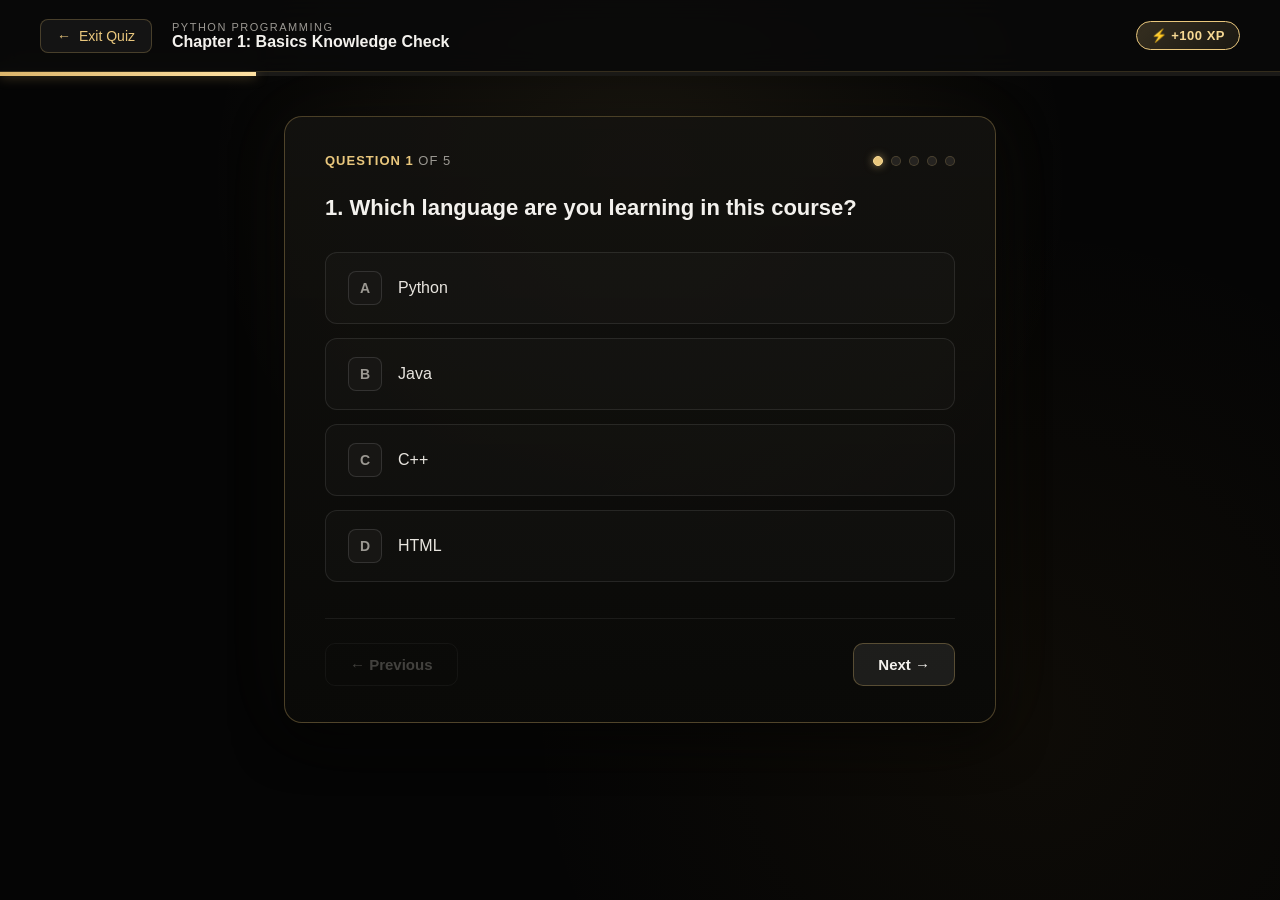
<file: Z-Code-Frontend-Starter/quiz.html>
<!DOCTYPE html>
<html lang="en">
<head>
  <meta charset="UTF-8">
  <meta name="viewport" content="width=device-width, initial-scale=1.0">
  <title>Z-Code — Python Basics Quiz</title>
  <link rel="stylesheet" href="css/style.css">
  <link rel="stylesheet" href="css/quiz.css">
</head>
<body class="quiz-page">

  <!-- Top Navigation Header -->
  <header class="quiz-navbar">
    <div class="quiz-nav-left">
      <a href="python.html" class="back-link" title="Exit to Lesson">
        <span>←</span> Exit Quiz
      </a>
      <div class="quiz-title-wrap">
        <span class="quiz-course-tag">Python Programming</span>
        <span class="quiz-main-title">Chapter 1: Basics Knowledge Check</span>
      </div>
    </div>
    <div class="quiz-nav-right">
      <div class="xp-badge">⚡ +100 XP</div>
    </div>
  </header>

  <!-- Progress Indicator -->
  <div class="quiz-progress-strip">
    <div class="quiz-progress-fill" id="progressFill"></div>
  </div>

  <!-- Main Quiz Container -->
  <main class="quiz-container">
    <div class="quiz-card-box" id="quizCard">
      
      <!-- Question Section -->
      <div id="questionView">
        <div class="quiz-meta-row">
          <div class="question-stepper" id="questionStepper">
            Question 1 <span>of 5</span>
          </div>
          <div class="question-dots" id="questionDots">
            <div class="q-dot active" data-q="0"></div>
            <div class="q-dot" data-q="1"></div>
            <div class="q-dot" data-q="2"></div>
            <div class="q-dot" data-q="3"></div>
            <div class="q-dot" data-q="4"></div>
          </div>
        </div>

        <h2 class="question-text" id="questionText">Loading question...</h2>

        <div class="options-grid" id="optionsGrid">
          <!-- Options rendered dynamically by quiz.js -->
        </div>

        <div class="quiz-actions">
          <button class="nav-btn prev-btn" id="prevBtn" disabled>
            ← Previous
          </button>
          <button class="nav-btn next-btn" id="nextBtn">
            Next →
          </button>
        </div>
      </div>

      <!-- Result / Success View -->
      <div class="quiz-result-view" id="resultView">
        <div class="result-icon" id="resultIcon">🎉</div>
        <h2 class="result-heading" id="resultHeading">Quiz Completed!</h2>
        <p class="result-sub" id="resultMessage">Scoring your answers...</p>

        <div class="score-badge-circle">
          <div class="score-num" id="scoreNum">5/5</div>
          <div class="score-label" id="scoreLabel">Passed</div>
        </div>

        <div class="result-actions" id="resultActions">
          <a href="variables.html" class="primary-action-btn" id="nextLessonBtn">
            Continue to Chapter 2: Variables →
          </a>
          <a href="python.html" class="secondary-action-btn">
            Return to Python Course Overview
          </a>
        </div>
      </div>

    </div>
  </main>

  <script src="js/api.js"></script>
  <script src="js/quiz.js"></script>
</body>
</html>
</file>
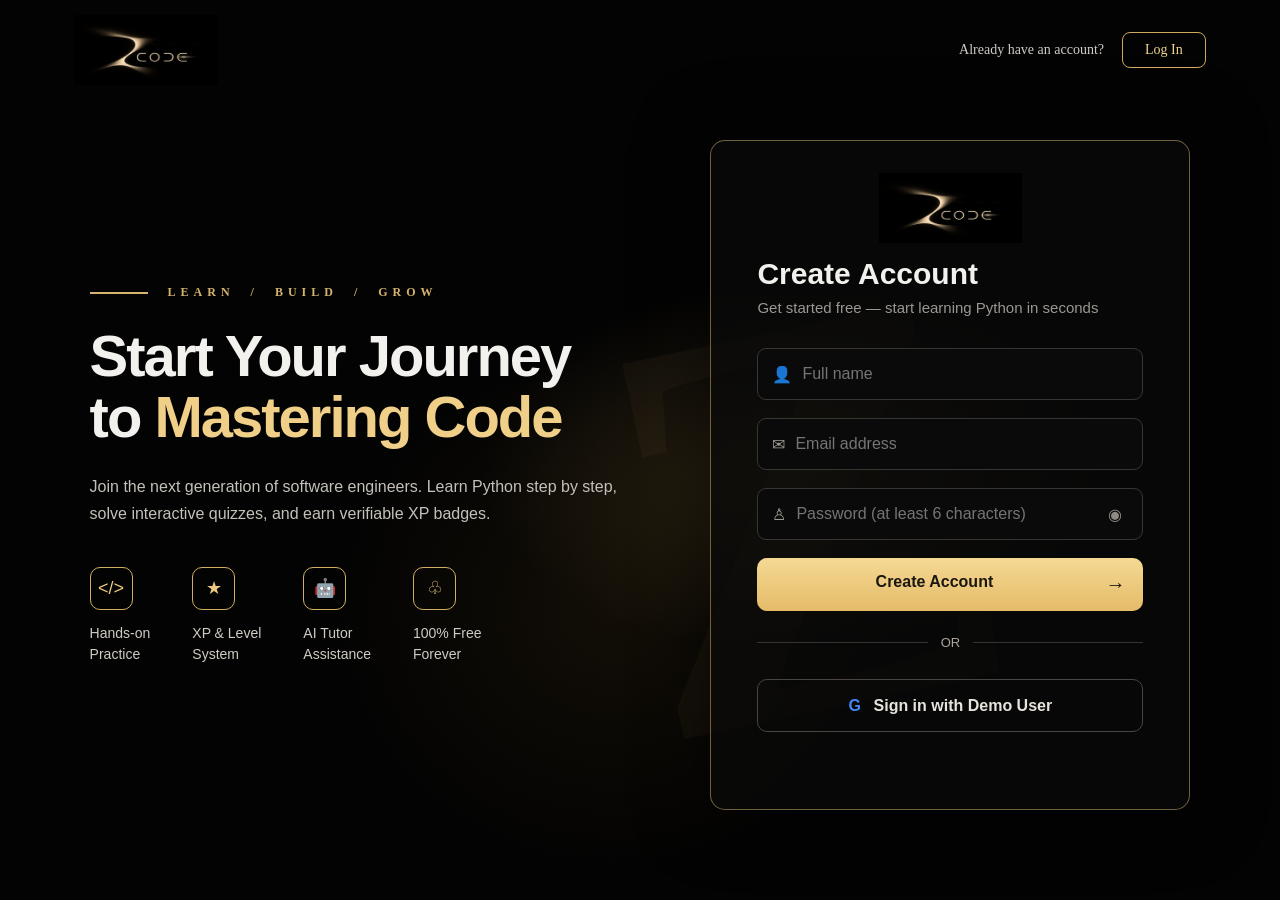
<file: Z-Code-Frontend-Starter/signup.html>
<!DOCTYPE html>
<html lang="en">
<head>
  <meta charset="UTF-8">
  <meta name="viewport" content="width=device-width, initial-scale=1.0">
  <title>Z-Code — Sign Up</title>
  <link rel="stylesheet" href="css/style.css">
  <link rel="stylesheet" href="css/login.css">
</head>
<body class="login-page">
  <header class="login-topbar">
    <a class="brand" href="login.html">
      <img src="assets/zcode-logo.jpeg" alt="Z-Code logo" onerror="this.style.display='none'">
    </a>
    <div class="signup-prompt">
      <span>Already have an account?</span>
      <a href="login.html" id="loginLink">Log In</a>
    </div>
  </header>

  <main class="login-shell">
    <section class="hero-copy">
      <div class="eyebrow"><span></span> LEARN &nbsp;/&nbsp; BUILD &nbsp;/&nbsp; GROW</div>
      <h1>Start Your Journey<br>to <em>Mastering Code</em></h1>
      <p>Join the next generation of software engineers. Learn Python step by step, solve interactive quizzes, and earn verifiable XP badges.</p>

      <div class="feature-row">
        <div class="feature">
          <div class="feature-icon">&lt;/&gt;</div>
          <span>Hands-on<br>Practice</span>
        </div>
        <div class="feature">
          <div class="feature-icon">★</div>
          <span>XP & Level<br>System</span>
        </div>
        <div class="feature">
          <div class="feature-icon">🤖</div>
          <span>AI Tutor<br>Assistance</span>
        </div>
        <div class="feature">
          <div class="feature-icon">♧</div>
          <span>100% Free<br>Forever</span>
        </div>
      </div>
    </section>

    <section class="login-card">
      <div class="card-logo">
        <img src="assets/zcode-logo.jpeg" alt="Z-Code" onerror="this.style.display='none'">
      </div>
      <h2>Create Account</h2>
      <p class="muted">Get started free — start learning Python in seconds</p>

      <form id="signupForm">
        <label class="input-wrap">
          <span class="input-icon">👤</span>
          <input type="text" id="name" placeholder="Full name" required autocomplete="name">
        </label>

        <label class="input-wrap">
          <span class="input-icon">✉</span>
          <input type="email" id="email" placeholder="Email address" required autocomplete="email">
        </label>

        <label class="input-wrap">
          <span class="input-icon">♙</span>
          <input type="password" id="password" placeholder="Password (at least 6 characters)" required minlength="6" autocomplete="new-password">
          <button class="eye-btn" type="button" id="togglePassword" aria-label="Show password">◉</button>
        </label>

        <button class="primary-btn" type="submit" id="submitBtn">Create Account <span>→</span></button>
      </form>

      <div class="or"><span></span>OR<span></span></div>

      <button class="google-btn" id="demoBtn">
        <span class="google-g">G</span>
        Sign in with Demo User
      </button>

      <p class="demo-note" id="signupMessage"></p>
    </section>
  </main>

  <script src="js/api.js"></script>
  <script src="js/signup.js"></script>
</body>
</html>
</file>
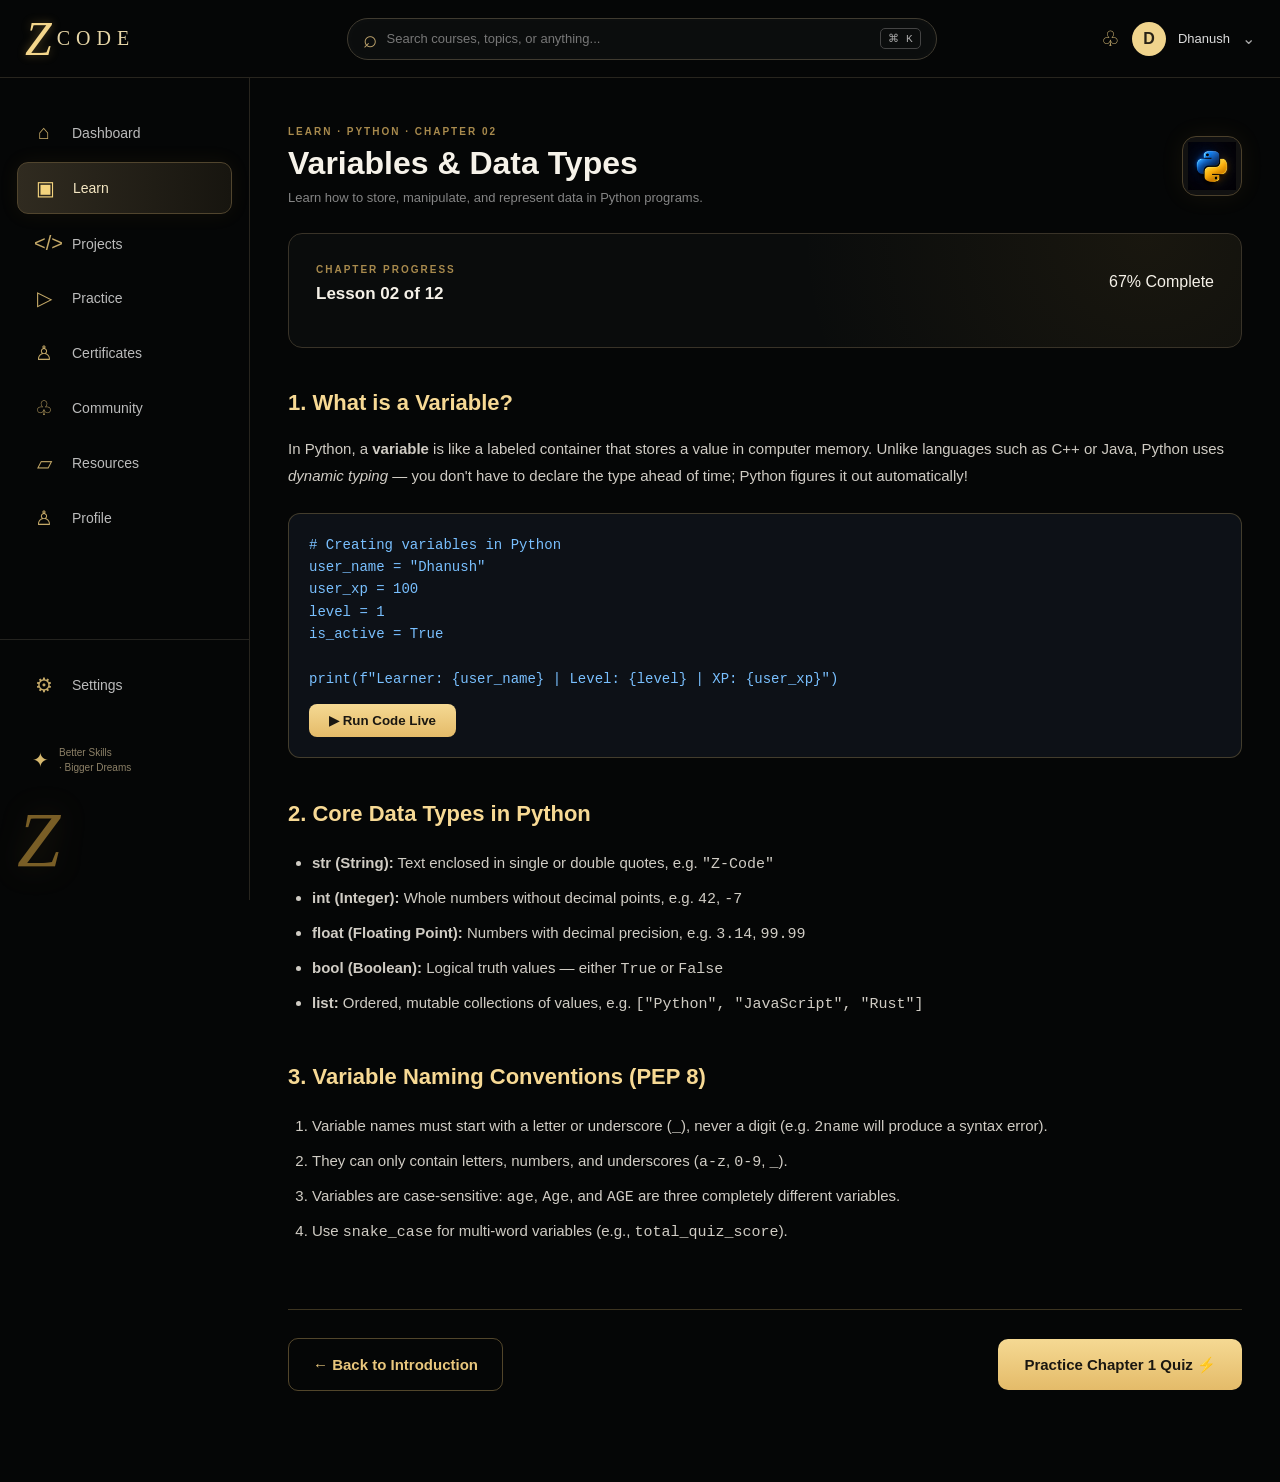
<file: Z-Code-Frontend-Starter/variables.html>
<!DOCTYPE html>
<html lang="en">

<head>
  <meta charset="UTF-8">
  <meta name="viewport" content="width=device-width, initial-scale=1.0">
  <title>Python Variables & Data Types | Z-Code</title>
  <link rel="stylesheet" href="python.css">
  <style>
    .run-box {
      background: #0d1117;
      border: 1px solid rgba(226, 190, 111, 0.25);
      border-radius: 12px;
      padding: 20px;
      margin: 24px 0;
    }
    .run-box pre {
      margin: 0;
      color: #79c0ff;
      font-family: monospace;
      font-size: 14px;
      line-height: 1.6;
    }
    .run-btn {
      margin-top: 14px;
      background: linear-gradient(#f5d993, #e4bb69);
      color: #1a1711;
      border: none;
      padding: 9px 20px;
      border-radius: 8px;
      font-weight: 700;
      cursor: pointer;
      transition: all 0.2s ease;
    }
    .run-btn:hover {
      background: linear-gradient(#ffe2a3, #f0cf88);
      transform: translateY(-1px);
    }
    .output-box {
      margin-top: 14px;
      padding: 14px;
      background: #161b22;
      border-radius: 8px;
      border-left: 3px solid #56d364;
      font-family: monospace;
      font-size: 13px;
      color: #56d364;
      display: none;
    }
  </style>
</head>

<body>

  <!-- TOP BAR -->
  <header class="topbar">
    <div class="top-logo" onclick="window.location.href='home.html'" style="cursor:pointer">
      <div class="z-mark">Z</div>
      <span>CODE</span>
    </div>

    <div class="search-box">
      <span>⌕</span>
      <input type="text" placeholder="Search courses, topics, or anything...">
      <kbd>⌘ K</kbd>
    </div>

    <div class="top-right" onclick="window.location.href='home.html'" style="cursor:pointer">
      <span class="notification">♧</span>
      <div class="profile-circle">D</div>
      <span class="profile-name">Dhanush</span>
      <span class="arrow">⌄</span>
    </div>
  </header>

  <!-- PAGE LAYOUT -->
  <div class="page-layout">

    <!-- SIDEBAR -->
    <aside class="sidebar">
      <nav>
        <a href="home.html"><span>⌂</span>Dashboard</a>
        <a class="active" href="python.html"><span>▣</span>Learn</a>
        <a href="home.html"><span>&lt;/&gt;</span>Projects</a>
        <a href="quiz.html"><span>▷</span>Practice</a>
        <a href="home.html"><span>♙</span>Certificates</a>
        <a href="home.html"><span>♧</span>Community</a>
        <a href="home.html"><span>▱</span>Resources</a>
        <a href="home.html"><span>♙</span>Profile</a>
      </nav>

      <div class="sidebar-bottom">
        <a href="home.html"><span>⚙</span>Settings</a>
        <div class="sidebar-slogan">✦<br><small>Better Skills<br>· Bigger Dreams</small></div>
        <div class="sidebar-z">Z</div>
      </div>
    </aside>

    <!-- MAIN CONTENT (Properly offset from fixed sidebar) -->
    <main class="main-content">

      <!-- PAGE HEADING -->
      <div class="course-heading">
        <div>
          <div class="eyebrow">
            LEARN · PYTHON · CHAPTER 02
          </div>

          <h1>Variables & Data Types</h1>

          <p>
            Learn how to store, manipulate, and represent data in Python programs.
          </p>
        </div>

        <div class="python-badge">
          <img src="assets/Python_logo.jpeg" alt="Python Logo">
        </div>
      </div>

      <!-- COURSE PROGRESS SUMMARY -->
      <section class="progress-card">
        <div class="progress-top">
          <div>
            <span class="section-label">CHAPTER PROGRESS</span>
            <h2>Lesson 02 of 12</h2>
          </div>
          <span class="percent-badge">67% Complete</span>
        </div>
        <div class="course-progress-bar">
          <span style="width: 67%;"></span>
        </div>
      </section>

      <!-- CHAPTER CONTENT -->
      <article style="margin-top: 30px; line-height: 1.8; color: #d0ccc4; font-size: 15px;">
        
        <h2 style="color: #f7d994; margin: 28px 0 12px; font-size: 22px;">1. What is a Variable?</h2>
        <p>In Python, a <strong>variable</strong> is like a labeled container that stores a value in computer memory. Unlike languages such as C++ or Java, Python uses <em>dynamic typing</em> — you don't have to declare the type ahead of time; Python figures it out automatically!</p>

        <div class="run-box">
          <pre><code># Creating variables in Python
user_name = "Dhanush"
user_xp = 100
level = 1
is_active = True

print(f"Learner: {user_name} | Level: {level} | XP: {user_xp}")</code></pre>
          <button class="run-btn" onclick="runSnippet1()">▶ Run Code Live</button>
          <div class="output-box" id="output1">Output:<br>Learner: Dhanush | Level: 1 | XP: 100</div>
        </div>

        <h2 style="color: #f7d994; margin: 36px 0 12px; font-size: 22px;">2. Core Data Types in Python</h2>
        <ul style="padding-left: 24px; line-height: 2.2;">
          <li><strong>str (String):</strong> Text enclosed in single or double quotes, e.g. <code>"Z-Code"</code></li>
          <li><strong>int (Integer):</strong> Whole numbers without decimal points, e.g. <code>42</code>, <code>-7</code></li>
          <li><strong>float (Floating Point):</strong> Numbers with decimal precision, e.g. <code>3.14</code>, <code>99.99</code></li>
          <li><strong>bool (Boolean):</strong> Logical truth values — either <code>True</code> or <code>False</code></li>
          <li><strong>list:</strong> Ordered, mutable collections of values, e.g. <code>["Python", "JavaScript", "Rust"]</code></li>
        </ul>

        <h2 style="color: #f7d994; margin: 36px 0 12px; font-size: 22px;">3. Variable Naming Conventions (PEP 8)</h2>
        <ol style="padding-left: 24px; line-height: 2.2;">
          <li>Variable names must start with a letter or underscore (<code>_</code>), never a digit (e.g. <code>2name</code> will produce a syntax error).</li>
          <li>They can only contain letters, numbers, and underscores (<code>a-z</code>, <code>0-9</code>, <code>_</code>).</li>
          <li>Variables are case-sensitive: <code>age</code>, <code>Age</code>, and <code>AGE</code> are three completely different variables.</li>
          <li>Use <code>snake_case</code> for multi-word variables (e.g., <code>total_quiz_score</code>).</li>
        </ol>

        <!-- NAVIGATION FOOTER -->
        <div style="display:flex; justify-content:space-between; align-items:center; margin-top:60px; padding-top:28px; border-top:1px solid rgba(226,190,111,0.25);">
          <a href="python.html" style="padding:12px 24px; border-radius:10px; border:1px solid rgba(226,190,111,0.35); color:#e9c77d; text-decoration:none; font-weight:600;">
            ← Back to Introduction
          </a>
          <a href="quiz.html" style="padding:12px 26px; border-radius:10px; background:linear-gradient(#f5d993,#e4bb69); color:#1a1711; text-decoration:none; font-weight:700;">
            Practice Chapter 1 Quiz ⚡
          </a>
        </div>

      </article>

    </main>

  </div>

  <script>
    function runSnippet1() {
      const out = document.getElementById("output1");
      out.style.display = "block";
    }
  </script>
</body>
</html>
</file>
<file: Z-Code-Frontend-Starter/css/style.css>
:root{
  --bg:#050505;--panel:#0c0c0c;--panel2:#11100e;--line:rgba(226,190,111,.25);
  --gold:#e9c77d;--gold2:#f7d994;--text:#f3f1ed;--muted:#9b9892;--shadow:0 0 40px rgba(220,175,85,.06);
}
*{box-sizing:border-box}html,body{margin:0;min-height:100%;font-family:Georgia,"Times New Roman",serif;background:var(--bg);color:var(--text)}
button,input{font:inherit}button{cursor:pointer}.brand{display:flex;align-items:center;gap:13px;text-decoration:none;color:var(--gold);letter-spacing:7px}.brand img{max-width:180px;max-height:70px;object-fit:contain}.brand-fallback{font-size:22px;letter-spacing:7px}.brand-fallback b{font-weight:400}
.muted{color:var(--muted)}a{color:inherit}
.progress{height:7px;border-radius:20px;background:#1c1b19;overflow:hidden}.progress span{display:block;height:100%;border-radius:20px;background:linear-gradient(90deg,#dcb56b,#ffe2a3)}
.panel{border:1px solid var(--line);background:linear-gradient(135deg,rgba(25,23,19,.82),rgba(7,7,7,.9));box-shadow:var(--shadow);border-radius:14px}
body.light{--bg:#f5f1e8;--panel:#fffdf8;--panel2:#eee8da;--line:rgba(93,68,25,.24);--text:#201d18;--muted:#6d665a}
body.light .topbar,body.light .sidebar{background:#fbf8f1}
body.light .search-box,body.light .input-wrap{background:#fff}
body.light .ai-chat{background:#fffdf8}
</file>
<file: Z-Code-Frontend-Starter/css/home.css>
.dashboard-page{min-height:100vh;background:#050505;font-family:Arial,sans-serif}
.topbar{height:76px;border-bottom:1px solid #272522;display:flex;align-items:center;padding:0 24px;gap:35px;background:#060606;position:fixed;top:0;left:0;right:0;z-index:20}.top-brand{width:220px}.top-brand img{max-width:185px}.search-box{height:43px;max-width:600px;flex:1;margin:auto;border:1px solid #34322e;border-radius:22px;background:#0b0b0b;display:flex;align-items:center;padding:0 16px;color:#8d8981}.search-box input{border:0;outline:0;background:transparent;color:#ddd;width:100%;padding:0 10px}.search-box kbd{font-size:11px;border:1px solid #373530;border-radius:5px;padding:4px 7px;white-space:nowrap}.top-actions{display:flex;align-items:center;gap:16px}.icon-btn,.theme-btn{background:none;border:0;color:#c9c4bc;font-size:19px;position:relative}.icon-btn i{position:absolute;width:6px;height:6px;background:#e4bd6e;border-radius:50%;right:1px;top:1px}.profile-mini{display:flex;align-items:center;gap:9px;font-size:13px;color:#d4d0c9}.avatar{width:34px;height:34px;border-radius:50%;background:#f1dca8;color:#3d3321;display:grid;place-items:center;font-weight:bold}
.sidebar{position:fixed;left:0;top:76px;bottom:0;width:256px;border-right:1px solid #272522;background:#060606;padding:28px 16px;z-index:15}.sidebar nav{display:flex;flex-direction:column;gap:5px}.sidebar a{height:45px;padding:0 16px;display:flex;align-items:center;gap:15px;text-decoration:none;color:#bdb9b2;border-radius:11px;font-size:14px}.sidebar a span{width:20px;text-align:center;font-size:18px}.sidebar a.active{background:linear-gradient(90deg,#27231a,#1d1b17);color:#f2db9f;border:1px solid #423a2b}.sidebar-bottom{position:absolute;left:16px;right:16px;bottom:0;border-top:1px solid #2b2925;padding-top:14px}.sidebar-bottom a{margin-bottom:18px}.sidebar-slogan{color:#dfbd74;font-size:18px;padding:0 16px;line-height:1.3}.sidebar-slogan small{color:#9c8b6a;font-size:11px}.sidebar-z{font:120px Georgia,serif;color:#b49355;opacity:.12;text-align:left;margin-top:5px}
.dashboard{margin-left:256px;padding:110px 36px 50px;max-width:1600px}.welcome-row{display:flex;justify-content:space-between;gap:25px;align-items:flex-start}.greeting{color:#9d9991;margin:0 0 2px;font-size:15px}.welcome-row h1{font-size:34px;margin:0 0 4px}.crown{color:#e3c17b;font-size:25px}.subtext{color:#aaa69e;margin:0}.stats{display:flex;border:1px solid #25231f;background:#0a0a0a;border-radius:12px;overflow:hidden}.stats>div{min-width:165px;padding:14px 18px;border-right:1px solid #25231f;display:grid;grid-template-columns:30px 1fr;column-gap:8px}.stats>div:last-child{border:0}.stats b{grid-row:1/3;color:#edc978;font-size:19px}.stats small{color:#96918a;font-size:11px}.stats strong{font-size:16px}.stats i{font-style:normal;color:#d6b468;font-size:10px;margin-left:4px}
.dashboard-grid{display:grid;grid-template-columns:1fr 1.15fr 1fr;gap:20px;margin-top:30px}.dashboard-grid .panel{min-height:208px;padding:25px;position:relative}.level-card{display:grid;grid-template-columns:75px 1fr 20px;align-content:center;column-gap:18px}.level-orb{width:72px;height:72px;border:1px solid #b9954d;border-radius:50%;display:grid;place-items:center;font:45px Georgia;color:#e7c878;box-shadow:0 0 22px rgba(213,173,85,.15)}.level-copy{display:flex;flex-direction:column;justify-content:center}.level-copy span{font-size:14px;color:#d8d3cb}.level-copy strong{font-size:12px;color:#aaa49a;margin-top:6px}.level-card .arrow{font-size:28px;color:#b7a57e}.level-card .progress{grid-column:1/-1;margin-top:28px}.level-card>small{grid-column:1/-1;text-align:right;color:#aaa49a;margin-top:7px}
.panel-heading{display:flex;gap:13px;align-items:flex-start}.panel-heading>span{font-size:22px;color:#edcb83}.panel-heading h2{font-size:16px;margin:0 0 5px}.panel-heading p{font-size:12px;color:#96918a;margin:0}.course-mini{display:flex;align-items:center;gap:14px;margin:25px 0 14px}.python-icon{width:47px;height:47px;border-radius:9px;background:#202b36;display:grid;place-items:center;font-size:25px}.course-mini div:last-child{display:flex;flex-direction:column;gap:7px}.course-mini strong{font-size:14px}.course-mini span{font-size:12px;color:#99958e}.course-footer{display:flex;align-items:center;justify-content:space-between;color:#99958e;font-size:12px;margin-top:7px}.course-footer button,.featured-copy button,.wide-btn{border:0;background:linear-gradient(#f6d993,#e2b966);color:#1e1910;border-radius:9px;padding:10px 20px;font-weight:bold}.league-card .panel-heading{position:relative}.badge{margin-left:auto;width:50px;height:50px;border:2px solid #c69d50;border-radius:50%;display:grid;place-items:center;color:#f1ce83}.league-progress{height:9px;background:#1d1b18;border-radius:10px;margin-top:40px}.league-progress span{display:block;width:70%;height:100%;border-radius:10px;background:#f2d795}.league-score{text-align:right;color:#d7d2c8;font-size:11px;margin:8px 0 12px}.wide-btn{width:100%}
.featured{margin-top:20px;min-height:195px;display:grid;grid-template-columns:1.2fr .8fr 1fr;overflow:hidden;padding:27px 32px}.pill{font-size:10px;border:1px solid #5e5034;border-radius:20px;padding:6px 10px;color:#d8bb79}.featured h2{font-size:23px;margin:14px 0 8px}.featured p{color:#99948b;font-size:13px}.featured-copy button{margin-top:8px}.featured-art{display:grid;place-items:center;font-size:70px;color:#c6a25b;opacity:.65}.featured-art span{font-size:35px;margin-top:-75px}.featured-list{border-left:1px solid #312d26;padding-left:25px;display:flex;flex-direction:column;justify-content:center;gap:16px}.featured-list>div{display:flex;gap:14px}.featured-list b{color:#e1bf78;border:1px solid #5e4e32;border-radius:8px;width:38px;height:38px;display:grid;place-items:center}.featured-list span{display:flex;flex-direction:column;gap:5px}.featured-list strong{font-size:12px}.featured-list small{color:#8f8a82;font-size:10px}
.learning-section{margin-top:36px}.section-title{display:flex;justify-content:space-between;align-items:center}.section-title h2{font-size:17px}.section-title a{font-size:12px;color:#d9b972;text-decoration:none}.course-grid{display:grid;grid-template-columns:repeat(4,1fr);gap:15px}.learning-card{border:1px solid #292722;border-radius:12px;background:#090909;padding:20px;display:grid;grid-template-columns:48px 1fr 25px;column-gap:12px;position:relative;min-height:160px}.course-icon{width:44px;height:44px;border:1px solid #3e382d;border-radius:9px;display:grid;place-items:center;color:#e2bf76}.learning-card>div:nth-child(2){display:flex;flex-direction:column;gap:6px}.learning-card strong{font-size:12px}.learning-card small{font-size:10px;color:#8f8a83}.learning-card .progress{grid-column:1/3;margin-top:22px;align-self:end}.percent{grid-column:2;align-self:end;text-align:right;color:#a49f96;font-size:10px}.learning-card>button{grid-column:3;grid-row:2/4;align-self:end;width:30px;height:30px;border:1px solid #5c4a2e;background:transparent;color:#e4c37d;border-radius:50%}
.ai-fab {
    position: fixed;
    right: 30px;
    bottom: 30px;

    width: 70px;
    height: 70px;

    padding: 0;
    border: none;
    border-radius: 50%;

    background: #000;
    box-shadow: 0 4px 15px rgba(0, 0, 0, 0.4);

    z-index: 1000;
    overflow: hidden;
    cursor: pointer;
}

.ai-fab img {
    width: 100%;
    height: 100%;

    object-fit: cover;
    object-position: center;

    display: block;
    border-radius: 50%;
}
.ai-chat{position:fixed;right:30px;bottom:110px;width:360px;height:480px;background:#0b0b0b;border:1px solid #b48c48;border-radius:16px;display:none;flex-direction:column;overflow:hidden;z-index:1001;box-shadow:0 20px 60px #000}.ai-chat.open{display:flex}.ai-header{padding:16px 18px;border-bottom:1px solid #2c2924;display:flex;justify-content:space-between}.ai-header div{display:flex;flex-direction:column;gap:4px}.ai-header b{color:#f0d28d}.ai-header small{color:#8f8a82}.ai-header button{background:none;border:0;color:#aaa;font-size:22px}.ai-body{flex:1;padding:16px;overflow:auto}.ai-message,.user-message{padding:11px 13px;border-radius:12px;margin-bottom:10px;font-size:13px;line-height:1.5;max-width:85%}.ai-message{background:#181611;border:1px solid #322b20}.user-message{margin-left:auto;background:#dcb86e;color:#17130e}.ai-input{border-top:1px solid #2c2924;padding:12px;display:flex;gap:8px}.ai-input input{flex:1;background:#111;border:1px solid #35312a;color:white;border-radius:9px;padding:11px;outline:none}.ai-input button{width:42px;border:0;border-radius:9px;background:#e2be74;color:#19140d}

@media(max-width:1250px){.stats{display:none}.course-grid{grid-template-columns:repeat(2,1fr)}.dashboard-grid{grid-template-columns:1fr 1fr}.league-card{grid-column:1/-1}.featured{grid-template-columns:1fr 1fr}.featured-list{display:none}}
@media(max-width:850px){.sidebar{width:76px}.sidebar a{font-size:0;justify-content:center}.sidebar a span{font-size:18px}.sidebar-bottom a{font-size:0}.sidebar-slogan{display:none}.dashboard{margin-left:76px}.top-brand{width:120px}.search-box{display:none}.course-grid{grid-template-columns:1fr}.dashboard-grid{grid-template-columns:1fr}.featured{grid-template-columns:1fr}.featured-art{display:none}}
.learning-card {
    text-decoration: none;
    color: inherit;
    cursor: pointer;
}

.learning-card:hover {
    transform: translateY(-3px);
    border-color: rgba(245, 211, 139, 0.5);
}

.course-arrow {
    width: 34px;
    height: 34px;
    border: 1px solid rgba(245, 211, 139, 0.4);
    border-radius: 50%;
    display: flex;
    align-items: center;
    justify-content: center;
    color: #f5d38b;
    font-size: 22px;
}
.continue-logo {
    width: 52px;
    height: 55px;
    padding: 0;
    border-radius: 12px;
    overflow: hidden;
    display: flex;
    align-items: center;
    justify-content: center;
}

.continue-logo img {
    width: 100%;
    height: 100%;
    object-fit: cover;
    display: block;
}

/* ── Interactive Modals & Dropdowns ── */
.profile-dropdown {
  position: absolute;
  top: 68px;
  right: 24px;
  width: 260px;
  background: #0d0d0d;
  border: 1px solid rgba(226, 190, 111, 0.35);
  border-radius: 14px;
  box-shadow: 0 16px 40px rgba(0, 0, 0, 0.8);
  padding: 16px;
  display: none;
  flex-direction: column;
  gap: 12px;
  z-index: 100;
  animation: fadeInDown 0.2s ease;
}
.profile-dropdown.show { display: flex; }
.dropdown-user-info {
  display: flex;
  align-items: center;
  gap: 12px;
  padding-bottom: 12px;
  border-bottom: 1px solid rgba(255, 255, 255, 0.08);
}
.dropdown-user-info strong { display: block; font-size: 15px; color: #f3f1ed; }
.dropdown-user-info small { font-size: 12px; color: #9b9892; }
.dropdown-item {
  display: flex;
  align-items: center;
  gap: 10px;
  padding: 10px 12px;
  border-radius: 8px;
  color: #d4d0c9;
  text-decoration: none;
  font-size: 13px;
  background: transparent;
  border: none;
  width: 100%;
  text-align: left;
  cursor: pointer;
  transition: background 0.15s ease;
}
.dropdown-item:hover {
  background: rgba(233, 199, 125, 0.1);
  color: #e9c77d;
}
.logout-item { color: #f87171 !important; }
.logout-item:hover { background: rgba(239, 68, 68, 0.15) !important; color: #fca5a5 !important; }

/* ── Notifications Popover ── */
.notif-popover {
  position: absolute;
  top: 68px;
  right: 80px;
  width: 320px;
  background: #0d0d0d;
  border: 1px solid rgba(226, 190, 111, 0.35);
  border-radius: 14px;
  box-shadow: 0 16px 40px rgba(0, 0, 0, 0.8);
  padding: 16px;
  display: none;
  flex-direction: column;
  gap: 10px;
  z-index: 100;
  animation: fadeInDown 0.2s ease;
}
.notif-popover.show { display: flex; }
.notif-header {
  display: flex;
  justify-content: space-between;
  align-items: center;
  font-size: 14px;
  font-weight: 700;
  color: #f7d994;
  border-bottom: 1px solid rgba(255, 255, 255, 0.08);
  padding-bottom: 8px;
}
.notif-item {
  display: flex;
  gap: 10px;
  font-size: 12px;
  line-height: 1.4;
  color: #ccc8c0;
  padding: 8px;
  border-radius: 8px;
  background: rgba(255, 255, 255, 0.02);
}
.notif-icon { color: #e9c77d; font-size: 16px; }

/* ── Global Modal Backdrop ── */
.z-modal-backdrop {
  position: fixed;
  inset: 0;
  background: rgba(0, 0, 0, 0.75);
  backdrop-filter: blur(6px);
  z-index: 2000;
  display: none;
  place-items: center;
  padding: 20px;
  animation: fadeIn 0.2s ease;
}
.z-modal-backdrop.open { display: grid; }
.z-modal {
  background: #0c0b09;
  border: 1px solid rgba(226, 190, 111, 0.35);
  border-radius: 16px;
  width: 100%;
  max-width: 600px;
  max-height: 85vh;
  overflow-y: auto;
  box-shadow: 0 20px 60px rgba(0, 0, 0, 0.9), 0 0 60px rgba(226, 190, 111, 0.08);
  animation: scaleUp 0.25s cubic-bezier(0.16, 1, 0.3, 1);
  padding: 28px 32px;
}
.z-modal-header {
  display: flex;
  justify-content: space-between;
  align-items: center;
  border-bottom: 1px solid rgba(255, 255, 255, 0.08);
  padding-bottom: 16px;
  margin-bottom: 20px;
}
.z-modal-header h3 {
  margin: 0;
  font-size: 20px;
  color: #f7d994;
  display: flex;
  align-items: center;
  gap: 10px;
}
.z-modal-close {
  background: transparent;
  border: none;
  color: #8f8a82;
  font-size: 24px;
  cursor: pointer;
  line-height: 1;
}
.z-modal-close:hover { color: #f3f1ed; }
.z-modal-body { color: #d0ccc4; font-size: 14px; line-height: 1.6; }

@keyframes fadeInDown {
  from { opacity: 0; transform: translateY(-8px); }
  to { opacity: 1; transform: translateY(0); }
}
@keyframes fadeIn {
  from { opacity: 0; }
  to { opacity: 1; }
}
@keyframes scaleUp {
  from { opacity: 0; transform: scale(0.95); }
  to { opacity: 1; transform: scale(1); }
}
</file>
<file: Z-Code-Frontend-Starter/css/login.css>
.login-page{min-height:100vh;background:
radial-gradient(ellipse at 62% 52%,rgba(221,175,88,.16),transparent 28%),
radial-gradient(ellipse at 48% 68%,rgba(175,126,44,.09),transparent 30%),
#030303;overflow:hidden;position:relative}
.login-page:after{content:"Z";position:absolute;right:22%;top:20%;font-size:580px;font-family:Georgia,serif;font-weight:900;color:rgba(235,194,112,.035);transform:rotate(-12deg);pointer-events:none}
.login-topbar{height:100px;display:flex;align-items:center;justify-content:space-between;padding:0 5.8%;position:relative;z-index:2}
.signup-prompt{display:flex;align-items:center;gap:18px;font-size:14px;color:#d0ccc5}.signup-prompt a{padding:9px 22px;border:1px solid #cda95d;border-radius:8px;color:#f0d28e;text-decoration:none}
.login-shell{position:relative;z-index:1;display:grid;grid-template-columns:minmax(460px,1fr) 480px;gap:7%;align-items:center;min-height:calc(100vh - 100px);padding:20px 7% 70px}
.hero-copy{max-width:700px}.eyebrow{font-size:12px;letter-spacing:5px;color:#d5b46d;font-weight:700;margin-bottom:26px}.eyebrow span{display:inline-block;width:58px;height:2px;background:#d5b46d;vertical-align:middle;margin-right:12px}
.hero-copy h1{font-family:Arial,sans-serif;font-size:58px;line-height:1.05;margin:0 0 25px;font-weight:600;letter-spacing:-2px}.hero-copy h1 em{font-style:normal;color:#f0cf88}.hero-copy p{font-family:Arial,sans-serif;color:#c5c1ba;line-height:1.7;max-width:590px;font-size:16px}
.feature-row{display:flex;gap:42px;margin-top:40px}.feature{display:flex;flex-direction:column;gap:13px;color:#d0ccc4;font-family:Arial,sans-serif;font-size:14px;line-height:1.5}.feature-icon{width:43px;height:43px;border:1px solid #d1ae62;border-radius:10px;display:grid;place-items:center;color:#e9c87f;font-size:18px}
.login-card{width:100%;max-width:480px;padding:32px 46px 44px;border:1px solid rgba(227,192,120,.48);border-radius:15px;background:rgba(9,9,9,.78);box-shadow:0 0 70px rgba(0,0,0,.5)}
.card-logo{text-align:center;height:74px;margin-bottom:8px}.card-logo img{height:70px;max-width:180px}.login-card h2{font-family:Arial,sans-serif;font-size:30px;margin:10px 0 8px}.login-card .muted{font-family:Arial,sans-serif;margin:0 0 32px;font-size:15px}
.input-wrap{height:52px;border:1px solid #383634;border-radius:9px;display:flex;align-items:center;padding:0 14px;margin-bottom:18px;background:#0a0a0a}.input-wrap:focus-within{border-color:#b99756}.input-wrap input{width:100%;border:0;outline:0;background:transparent;color:white;padding:0 10px;font-family:Arial,sans-serif}.input-icon{color:#9e9a92}.eye-btn{border:0;background:transparent;color:#8e8a83}.login-options{display:flex;justify-content:space-between;align-items:center;font-family:Arial,sans-serif;font-size:13px;margin:3px 0 26px}.remember{display:flex;gap:8px;align-items:center;color:#c4c0b9}.login-options a{color:#dfbc76;text-decoration:none}
.primary-btn,.google-btn{width:100%;height:53px;border-radius:10px;font-family:Arial,sans-serif;font-weight:700}.primary-btn{border:0;background:linear-gradient(#f5d993,#e4bb69);color:#1a1711}.primary-btn span{float:right;margin-right:12px;font-size:20px}.google-btn{border:1px solid #494641;background:transparent;color:#e7e3dd;margin-top:5px}.google-g{font-family:Arial,sans-serif;color:#4285f4;font-weight:700;margin-right:8px}.or{display:flex;align-items:center;gap:13px;color:#aaa49b;font:13px Arial,sans-serif;margin:24px 0}.or span{height:1px;background:#363431;flex:1}.demo-note{min-height:18px;text-align:center;color:#d8b56c;font:12px Arial,sans-serif;margin:15px 0 0}
@media(max-width:1000px){.login-shell{grid-template-columns:1fr}.hero-copy{display:none}.login-card{margin:0 auto}.login-topbar{padding:0 5%}}
</file>
<file: Z-Code-Frontend-Starter/python.css>
* {
  box-sizing: border-box;
  margin: 0;
  padding: 0;
}

body {
  background: #050606;
  color: #f5f1e8;
  font-family: Arial, Helvetica, sans-serif;
}


/* =========================
   TOP BAR
========================= */

.topbar {
  height: 78px;

  position: fixed;
  top: 0;
  left: 0;
  right: 0;

  z-index: 100;

  display: flex;
  align-items: center;

  padding: 0 25px;

  background: #050606;

  border-bottom: 1px solid #28251e;
}


/* LOGO */

.top-logo {
  width: 228px;

  display: flex;
  align-items: center;

  gap: 5px;
}


.z-mark {
  font-family: Georgia, serif;

  font-size: 48px;

  font-style: italic;

  color: #f4d68b;

  text-shadow:
    0 0 10px rgba(240, 194, 90, .35);
}


.top-logo span {
  font-family: Georgia, serif;

  font-size: 20px;

  letter-spacing: 6px;

  color: #e7d6a7;
}


/* SEARCH */

.search-box {
  height: 42px;

  width: 590px;

  margin: auto;

  display: flex;
  align-items: center;

  padding: 0 15px;

  border: 1px solid #403b30;

  border-radius: 25px;

  background: #0b0d0d;

  box-shadow:
    inset 0 0 15px rgba(255,255,255,.02);
}


.search-box span {
  font-size: 24px;

  color: #bba16b;

  margin-right: 10px;
}


.search-box input {
  flex: 1;

  border: none;
  outline: none;

  background: transparent;

  color: white;

  font-size: 13px;
}


.search-box input::placeholder {
  color: #777;
}


.search-box kbd {
  border: 1px solid #444;

  border-radius: 5px;

  padding: 3px 7px;

  color: #aaa;

  font-size: 11px;
}


/* TOP RIGHT */

.top-right {
  width: 225px;

  display: flex;

  align-items: center;

  justify-content: flex-end;

  gap: 12px;
}


.notification {
  color: #d9bd79;

  font-size: 21px;
}


.profile-circle {
  width: 34px;
  height: 34px;

  border-radius: 50%;

  display: flex;
  align-items: center;
  justify-content: center;

  background: #f0d48d;

  color: #292317;

  font-weight: bold;
}


.profile-name {
  font-size: 13px;

  color: #ddd;
}


.arrow {
  color: #aaa;
}



/* =========================
   LAYOUT
========================= */

.page-layout {
  display: flex;

  padding-top: 78px;

  min-height: 100vh;
}



/* =========================
   SIDEBAR
========================= */

.sidebar {
  width: 250px;

  position: fixed;

  top: 78px;
  bottom: 0;
  left: 0;

  background: #050606;

  border-right: 1px solid #28251e;

  display: flex;
  flex-direction: column;

  justify-content: space-between;

  overflow-y: auto;
}


.sidebar nav {
  padding: 30px 17px;
}


.sidebar a {
  position: relative;

  display: flex;
  align-items: center;

  gap: 18px;

  padding: 13px 17px;

  margin-bottom: 5px;

  border-radius: 11px;

  color: #bbb;

  text-decoration: none;

  font-size: 14px;

  transition: .2s;
}


.sidebar a span {
  width: 20px;

  text-align: center;

  font-size: 20px;

  color: #c5a968;
}


.sidebar a:hover {
  background: #14130f;

  color: #fff;
}


.sidebar a.active {
  background:
    linear-gradient(
      90deg,
      #302b20,
      #17150f
    );

  color: #f4e6c2;

  border: 1px solid #51452e;

  box-shadow:
    0 0 20px rgba(180,140,50,.08);
}


.sidebar a.active span {
  color: #f4d47e;
}


/* SIDEBAR BOTTOM */

.sidebar-bottom {
  padding: 20px 17px 30px;

  border-top: 1px solid #24231f;
}


.sidebar-bottom a {
  margin-bottom: 35px;
}


.sidebar-slogan {
  display: flex;

  gap: 10px;

  align-items: center;

  color: #d6b86f;

  font-size: 20px;

  padding-left: 15px;
}


.sidebar-slogan small {
  color: #8d8167;

  font-size: 10px;

  line-height: 1.5;
}


.sidebar-z {
  margin-top: 35px;

  font-family: Georgia, serif;

  font-style: italic;

  font-size: 78px;

  line-height: 60px;

  color: #b78e38;

  opacity: .65;

  text-shadow:
    0 0 30px rgba(221,174,71,.25);
}



/* =========================
   MAIN CONTENT
========================= */

.main-content {
  margin-left: 250px;

  width: calc(100% - 250px);

  padding: 48px 38px 100px;

  max-width: 1250px;
}


.course-heading {
  display: flex;

  align-items: center;

  justify-content: space-between;

  margin-bottom: 28px;
}


.eyebrow,
.section-label {
  color: #a88a4d;

  font-size: 10px;

  font-weight: bold;

  letter-spacing: 2px;
}


.course-heading h1 {
  font-size: 32px;

  margin-top: 8px;

  margin-bottom: 8px;

  color: #f6f2e9;
}


.course-heading p {
  color: #858585;

  font-size: 13px;
}


.python-badge {
  width: 70px;
  height: 70px;

  display: flex;
  align-items: center;
  justify-content: center;

  font-size: 38px;

  border-radius: 15px;

  background: #15140f;

  border: 1px solid #4b402b;

  box-shadow:
    0 0 25px rgba(205,161,67,.08);
}



/* =========================
   PROGRESS
========================= */

.progress-card {
  padding: 25px 27px;

  margin-bottom: 35px;

  border-radius: 14px;

  border: 1px solid #393328;

  background:
    radial-gradient(
      circle at 90% 0%,
      rgba(177,132,43,.09),
      transparent 40%
    ),
    #0a0c0c;
}


.progress-top {
  display: flex;

  align-items: center;

  justify-content: space-between;

  margin-bottom: 18px;
}


.progress-top h2 {
  font-size: 17px;

  margin-top: 7px;
}


.progress-top strong {
  font-size: 24px;

  color: #f3d484;
}


.progress-bar {
  height: 9px;

  background: #24231f;

  border-radius: 20px;

  overflow: hidden;
}


.progress-bar span {
  display: block;

  height: 100%;

  width: 60%;

  border-radius: 20px;

  background:
    linear-gradient(
      90deg,
      #bd913e,
      #ffe2a0
    );

  box-shadow:
    0 0 12px rgba(240,197,103,.25);
}


.progress-bottom {
  display: flex;

  justify-content: space-between;

  margin-top: 10px;

  color: #777;

  font-size: 11px;
}



/* =========================
   LESSONS
========================= */

.lessons-section {
  width: 100%;
}


.section-heading {
  display: flex;

  justify-content: space-between;

  align-items: flex-end;

  margin-bottom: 17px;
}


.section-heading h2 {
  font-size: 21px;

  margin-top: 7px;
}


.lesson-count {
  color: #8c8068;

  font-size: 12px;
}



/* LESSON CARD */

.lesson-card {
  position: relative;

  min-height: 105px;

  display: flex;

  align-items: center;

  gap: 18px;

  padding: 19px 22px;

  margin-bottom: 13px;

  border-radius: 12px;

  background:
    linear-gradient(
      110deg,
      #0d0f0f,
      #0a0b0b
    );

  border: 1px solid #29271f;

  transition: .25s;
}


.lesson-card:hover {
  border-color: #665333;

  transform: translateY(-2px);

  box-shadow:
    0 8px 30px rgba(0,0,0,.25);
}


.lesson-number {
  width: 35px;

  color: #6d6555;

  font-size: 12px;

  font-weight: bold;
}


.lesson-icon {
  width: 45px;
  height: 45px;

  flex-shrink: 0;

  display: flex;
  align-items: center;
  justify-content: center;

  border-radius: 10px;

  background: #171611;

  border: 1px solid #393327;

  color: #c6a75f;

  font-size: 16px;
}


.lesson-info {
  flex: 1;
}


.lesson-info h3 {
  font-size: 15px;

  margin-bottom: 6px;

  color: #eee;
}


.lesson-info p {
  font-size: 12px;

  color: #777;

  margin-bottom: 7px;
}


.lesson-meta {
  font-size: 10px;

  color: #827658;
}


/* COMPLETED */

.completed .lesson-icon {
  background: #272218;

  border-color: #685533;

  color: #e2bd67;
}


/* CURRENT LESSON */

.active-lesson {
  border-color: #75603b;

  background:
    radial-gradient(
      circle at 100% 50%,
      rgba(188,143,48,.08),
      transparent 35%
    ),
    #0d0f0f;

  box-shadow:
    inset 3px 0 0 #d0a954;
}


.python-small {
    width: 55px;
    height: 55px;
    border-radius: 12px;
    overflow: hidden;
    display: flex;
    align-items: center;
    justify-content: center;
    background: #111;
    flex-shrink: 0;
}

.python-small img {
    width: 100%;
    height: 100%;
    object-fit: cover;
    display: block;
}


/* BUTTONS */

.review-btn,
.continue-btn {
  padding: 10px 17px;

  border-radius: 7px;

  font-size: 11px;

  cursor: pointer;
}


.review-btn {
  background: transparent;

  border: 1px solid #3b362b;

  color: #b8a67d;
}


.continue-btn {
  background:
    linear-gradient(
      135deg,
      #f5d990,
      #bd913e
    );

  border: none;

  color: #19150d;

  font-weight: bold;

  box-shadow:
    0 4px 15px rgba(214,169,76,.12);
}


.locked-card {
  opacity: .65;
}


.locked {
  color: #716b5e;

  font-size: 10px;

  letter-spacing: 1px;
}



/* =========================
   Z-CODE AI
========================= */

.ai-fab {
  position: fixed;

  right: 30px;
  bottom: 30px;

  width: 66px;
  height: 66px;

  padding: 0;

  border: 1px solid #806533;

  border-radius: 50%;

  background: #0b0c0b;

  overflow: hidden;

  cursor: pointer;

  z-index: 1000;

  box-shadow:
    0 0 25px rgba(222,177,79,.15);
}


.ai-fab img {
  width: 100%;
  height: 100%;

  object-fit: contain;
  padding: 6px;

  object-position: center;

  display: block;

  border-radius: 50%;
}



/* =========================
   AI CHAT
========================= */

.ai-chat {
  position: fixed;

  right: 30px;
  bottom: 110px;

  width: 350px;

  background: #0c0e0e;

  border: 1px solid #4b402d;

  border-radius: 14px;

  overflow: hidden;

  display: none;

  z-index: 999;

  box-shadow:
    0 15px 50px rgba(0,0,0,.7);
}


.ai-chat.show,
.ai-chat.open {
  display: block;
}


.ai-header {
  padding: 16px;

  display: flex;

  justify-content: space-between;

  align-items: center;

  background:
    linear-gradient(
      90deg,
      #19160f,
      #0d0f0f
    );

  border-bottom: 1px solid #373025;
}


.ai-header b {
  display: block;

  color: #f1d48b;

  font-size: 14px;
}


.ai-header small {
  display: block;

  color: #777;

  margin-top: 4px;

  font-size: 10px;
}


.ai-header button {
  border: none;

  background: transparent;

  color: #bfa66c;

  font-size: 23px;

  cursor: pointer;
}


.ai-body {
  height: 300px;
  padding: 16px;
  overflow-y: auto;
  display: flex;
  flex-direction: column;
  gap: 10px;
  background: #080a0a;
}


.ai-message,
.user-message {
  padding: 11px 13px;
  border-radius: 12px;
  font-size: 13px;
  line-height: 1.5;
  max-width: 85%;
  word-break: break-word;
}


.ai-message {
  background: #181611;
  border: 1px solid #322b20;
  color: #d0ccc4;
}


.user-message {
  margin-left: auto;
  background: #dcb86e;
  color: #17130e;
  font-weight: 500;
}


.ai-input {
  display: flex;

  border-top: 1px solid #302c25;
}


.ai-input input {
  flex: 1;

  border: none;

  outline: none;

  padding: 14px;

  background: #0b0d0d;

  color: white;
}


.ai-input button {
  width: 50px;

  border: none;

  background: #c7a354;

  color: #17130b;

  cursor: pointer;

  font-weight: bold;
}



/* =========================
   MOBILE
========================= */

@media (max-width: 900px) {

  .search-box {
    width: 350px;
  }

  .top-logo {
    width: 170px;
  }

  .top-right {
    width: 170px;
  }

  .profile-name {
    display: none;
  }

  .sidebar {
    width: 190px;
  }

  .main-content {
    margin-left: 190px;

    width: calc(100% - 190px);

    padding: 35px 20px;
  }

}


@media (max-width: 700px) {

  .top-logo {
    width: auto;
  }

  .top-logo span {
    display: none;
  }

  .search-box {
    display: none;
  }

  .top-right {
    margin-left: auto;
  }

  .sidebar {
    width: 70px;
  }

  .sidebar a {
    justify-content: center;

    padding: 13px 5px;
  }

  .sidebar a:not(.active) {
    font-size: 0;
  }

  .sidebar a span {
    font-size: 19px;
  }

  .sidebar-slogan,
  .sidebar-z {
    display: none;
  }

  .main-content {
    margin-left: 70px;

    width: calc(100% - 70px);

    padding: 30px 15px;
  }

  .course-heading h1 {
    font-size: 24px;
  }

  .python-badge {
    width: 55px;
    height: 55px;

    font-size: 28px;
  }

  .lesson-card {
    gap: 10px;

    padding: 15px;
  }

  .lesson-number {
    display: none;
  }

  .review-btn,
  .continue-btn {
    padding: 8px 10px;
  }

}
/* Python logo */
.python-badge {
    width: 60px !important;
    height: 60px !important;
    border-radius: 14px !important;
    overflow: hidden !important;
    display: flex !important;
    align-items: center !important;
    justify-content: center !important;
    background: #111 !important;
    flex-shrink: 0 !important;
}

.python-badge img {
    width: 100% !important;
    height: 100% !important;
    object-fit: contain !important;
    padding: 5px !important;
    display: block !important;
}
/* =========================
   PYTHON QUIZ
========================= */

.quiz-section {
  margin-top: 35px;
  margin-bottom: 50px;
}

.quiz-card {
  padding: 30px;
  border-radius: 14px;

  background:
    radial-gradient(
      circle at 90% 0%,
      rgba(177,132,43,.09),
      transparent 40%
    ),
    #0a0c0c;

  border: 1px solid #393328;
}

.quiz-card h2 {
  margin-top: 8px;
  margin-bottom: 8px;

  font-size: 24px;
  color: #f5f1e8;
}

.quiz-description {
  color: #777;
  font-size: 12px;
  margin-bottom: 28px;
}

.quiz-question {
  padding: 20px;
  margin-bottom: 15px;

  border: 1px solid #29271f;
  border-radius: 10px;

  background: #0d0f0f;
}

.quiz-question h3 {
  font-size: 14px;
  margin-bottom: 15px;
  color: #eee;
}

.quiz-question label {
  display: block;

  padding: 10px 12px;
  margin-top: 7px;

  border: 1px solid #29271f;
  border-radius: 7px;

  color: #aaa;
  font-size: 12px;

  cursor: pointer;

  transition: .2s;
}

.quiz-question label:hover {
  border-color: #665333;
  color: #f3d484;
}

.quiz-question input {
  margin-right: 8px;
}

.quiz-submit {
  margin-top: 10px;

  padding: 12px 22px;

  border: none;
  border-radius: 8px;

  background:
    linear-gradient(
      135deg,
      #f5d990,
      #bd913e
    );

  color: #19150d;

  font-weight: bold;

  cursor: pointer;
}

.quiz-result {
  margin-top: 18px;

  font-size: 13px;
  line-height: 1.6;
}

.quiz-passed {
  color: #d9efb0;
}

.quiz-failed {
  color: #e0a7a7;
}


/* UNLOCKED LESSON */

.lesson-card.unlocked-card {
  opacity: 1;

  border-color: #75603b;

  background:
    radial-gradient(
      circle at 100% 50%,
      rgba(188,143,48,.08),
      transparent 35%
    ),
    #0d0f0f;

  box-shadow:
    inset 3px 0 0 #d0a954;
}

.unlocked-btn {
  padding: 10px 17px;

  border-radius: 7px;

  background:
    linear-gradient(
      135deg,
      #f5d990,
      #bd913e
    );

  color: #19150d;

  font-size: 11px;
  font-weight: bold;

  cursor: pointer;

  border: none;
}
</file>
<file: Z-Code-Frontend-Starter/css/quiz.css>
/* ═══════════════════════════════════════════════════════
   Z-Code — Dedicated Interactive Quiz Interface
   ═══════════════════════════════════════════════════════ */

.quiz-page {
  min-height: 100vh;
  background: radial-gradient(circle at 50% 20%, rgba(233, 199, 125, 0.08), transparent 45%),
              radial-gradient(circle at 80% 80%, rgba(184, 134, 45, 0.05), transparent 40%),
              #050505;
  color: #f3f1ed;
  font-family: -apple-system, BlinkMacSystemFont, "Segoe UI", Roboto, Helvetica, Arial, sans-serif;
  display: flex;
  flex-direction: column;
}

/* ── Top Header ────────────────────────────────────── */
.quiz-navbar {
  height: 72px;
  border-bottom: 1px solid rgba(226, 190, 111, 0.2);
  display: flex;
  align-items: center;
  justify-content: space-between;
  padding: 0 40px;
  background: rgba(10, 10, 10, 0.85);
  backdrop-filter: blur(12px);
  position: sticky;
  top: 0;
  z-index: 100;
}

.quiz-nav-left {
  display: flex;
  align-items: center;
  gap: 20px;
}

.back-link {
  display: inline-flex;
  align-items: center;
  gap: 8px;
  padding: 8px 16px;
  border-radius: 8px;
  background: rgba(255, 255, 255, 0.05);
  border: 1px solid rgba(226, 190, 111, 0.25);
  color: #e9c77d;
  font-size: 14px;
  font-weight: 500;
  text-decoration: none;
  transition: all 0.2s ease;
}

.back-link:hover {
  background: rgba(233, 199, 125, 0.15);
  border-color: #e9c77d;
  transform: translateX(-2px);
}

.quiz-title-wrap {
  display: flex;
  flex-direction: column;
}

.quiz-course-tag {
  font-size: 11px;
  text-transform: uppercase;
  letter-spacing: 1.5px;
  color: #9b9892;
}

.quiz-main-title {
  font-size: 16px;
  font-weight: 600;
  color: #f3f1ed;
}

.quiz-nav-right {
  display: flex;
  align-items: center;
  gap: 16px;
}

.xp-badge {
  display: inline-flex;
  align-items: center;
  gap: 6px;
  padding: 6px 14px;
  background: linear-gradient(135deg, rgba(233, 199, 125, 0.2), rgba(247, 217, 148, 0.08));
  border: 1px solid #e9c77d;
  border-radius: 20px;
  color: #f7d994;
  font-weight: 600;
  font-size: 13px;
  letter-spacing: 0.5px;
}

/* ── Progress Bar ──────────────────────────────────── */
.quiz-progress-strip {
  width: 100%;
  height: 4px;
  background: #1a1917;
  position: relative;
}

.quiz-progress-fill {
  height: 100%;
  width: 20%;
  background: linear-gradient(90deg, #dcb56b, #ffe2a3);
  transition: width 0.3s ease;
  box-shadow: 0 0 12px rgba(220, 181, 107, 0.5);
}

/* ── Main Quiz Container ───────────────────────────── */
.quiz-container {
  flex: 1;
  max-width: 760px;
  width: 100%;
  margin: 40px auto;
  padding: 0 24px 60px;
  display: flex;
  flex-direction: column;
}

.quiz-card-box {
  background: linear-gradient(180deg, rgba(20, 19, 16, 0.85), rgba(10, 10, 8, 0.95));
  border: 1px solid rgba(226, 190, 111, 0.3);
  border-radius: 18px;
  padding: 36px 40px;
  box-shadow: 0 16px 48px rgba(0, 0, 0, 0.6), 0 0 80px rgba(233, 199, 125, 0.04);
  position: relative;
}

.quiz-meta-row {
  display: flex;
  align-items: center;
  justify-content: space-between;
  margin-bottom: 24px;
}

.question-stepper {
  font-size: 13px;
  font-weight: 600;
  color: #e9c77d;
  letter-spacing: 1px;
  text-transform: uppercase;
}

.question-stepper span {
  color: #9b9892;
  font-weight: normal;
}

.question-dots {
  display: flex;
  gap: 8px;
}

.q-dot {
  width: 10px;
  height: 10px;
  border-radius: 50%;
  background: #252320;
  border: 1px solid rgba(226, 190, 111, 0.2);
  transition: all 0.2s ease;
  cursor: pointer;
}

.q-dot.active {
  background: #e9c77d;
  border-color: #f7d994;
  box-shadow: 0 0 8px rgba(233, 199, 125, 0.6);
}

.q-dot.answered {
  background: #3b82f6;
  border-color: #60a5fa;
}

.question-text {
  font-size: 22px;
  font-weight: 600;
  color: #f3f1ed;
  line-height: 1.45;
  margin: 0 0 28px;
}

/* ── Option Cards ──────────────────────────────────── */
.options-grid {
  display: flex;
  flex-direction: column;
  gap: 14px;
}

.option-item {
  display: flex;
  align-items: center;
  gap: 16px;
  padding: 18px 22px;
  border-radius: 12px;
  background: rgba(255, 255, 255, 0.02);
  border: 1px solid rgba(255, 255, 255, 0.09);
  cursor: pointer;
  transition: all 0.2s ease;
  user-select: none;
}

.option-item:hover {
  background: rgba(233, 199, 125, 0.06);
  border-color: rgba(233, 199, 125, 0.35);
  transform: translateY(-1px);
}

.option-item.selected {
  background: linear-gradient(90deg, rgba(233, 199, 125, 0.16), rgba(233, 199, 125, 0.05));
  border-color: #e9c77d;
  box-shadow: 0 0 20px rgba(233, 199, 125, 0.12);
}

.option-badge {
  width: 34px;
  height: 34px;
  border-radius: 8px;
  background: #171614;
  border: 1px solid rgba(255, 255, 255, 0.12);
  display: grid;
  place-items: center;
  font-weight: 600;
  font-size: 14px;
  color: #9b9892;
  transition: all 0.2s ease;
  flex-shrink: 0;
}

.option-item.selected .option-badge {
  background: #e9c77d;
  color: #0c0b09;
  border-color: #f7d994;
  font-weight: 700;
}

.option-label {
  font-size: 16px;
  color: #e8e5df;
  font-weight: 400;
}

.option-item.selected .option-label {
  color: #ffffff;
  font-weight: 500;
}

/* ── Bottom Controls ────────────────────────────────── */
.quiz-actions {
  display: flex;
  align-items: center;
  justify-content: space-between;
  margin-top: 36px;
  padding-top: 24px;
  border-top: 1px solid rgba(255, 255, 255, 0.07);
}

.nav-btn {
  padding: 12px 24px;
  border-radius: 10px;
  font-size: 15px;
  font-weight: 600;
  display: inline-flex;
  align-items: center;
  gap: 8px;
  cursor: pointer;
  transition: all 0.2s ease;
}

.prev-btn {
  background: transparent;
  border: 1px solid rgba(255, 255, 255, 0.15);
  color: #c5c1ba;
}

.prev-btn:hover:not(:disabled) {
  background: rgba(255, 255, 255, 0.06);
  border-color: #c5c1ba;
}

.prev-btn:disabled {
  opacity: 0.3;
  cursor: not-allowed;
}

.next-btn {
  background: rgba(255, 255, 255, 0.08);
  border: 1px solid rgba(226, 190, 111, 0.3);
  color: #f3f1ed;
}

.next-btn:hover {
  background: rgba(233, 199, 125, 0.2);
  border-color: #e9c77d;
}

.submit-btn {
  background: linear-gradient(135deg, #f5d993, #e4bb69);
  border: none;
  color: #1a1711;
  box-shadow: 0 4px 20px rgba(228, 187, 105, 0.3);
}

.submit-btn:hover {
  background: linear-gradient(135deg, #ffe2a3, #f0cf88);
  transform: translateY(-2px);
  box-shadow: 0 6px 25px rgba(228, 187, 105, 0.4);
}

/* ── Result Modal / Overlay ────────────────────────── */
.quiz-result-view {
  display: none;
  text-align: center;
  padding: 20px 10px;
}

.result-icon {
  font-size: 72px;
  margin-bottom: 12px;
  animation: bounceIn 0.6s cubic-bezier(0.175, 0.885, 0.32, 1.275);
}

@keyframes bounceIn {
  0% { transform: scale(0.3); opacity: 0; }
  60% { transform: scale(1.15); }
  100% { transform: scale(1); opacity: 1; }
}

.result-heading {
  font-size: 32px;
  font-weight: 700;
  margin: 0 0 10px;
  color: #f7d994;
}

.result-sub {
  font-size: 16px;
  color: #bbb7af;
  margin: 0 0 28px;
  line-height: 1.6;
}

.score-badge-circle {
  width: 140px;
  height: 140px;
  border-radius: 50%;
  border: 3px solid #e9c77d;
  background: radial-gradient(circle, rgba(233, 199, 125, 0.15), rgba(10, 10, 10, 0.8));
  display: flex;
  flex-direction: column;
  align-items: center;
  justify-content: center;
  margin: 0 auto 30px;
  box-shadow: 0 0 35px rgba(233, 199, 125, 0.25);
}

.score-num {
  font-size: 38px;
  font-weight: 800;
  color: #ffffff;
  line-height: 1;
}

.score-label {
  font-size: 13px;
  color: #e9c77d;
  text-transform: uppercase;
  letter-spacing: 1px;
  margin-top: 4px;
}

.result-actions {
  display: flex;
  flex-direction: column;
  gap: 14px;
  max-width: 380px;
  margin: 0 auto;
}

.primary-action-btn {
  padding: 16px 24px;
  border-radius: 12px;
  background: linear-gradient(135deg, #f5d993, #e4bb69);
  color: #171510;
  font-size: 16px;
  font-weight: 700;
  text-decoration: none;
  border: none;
  cursor: pointer;
  box-shadow: 0 4px 20px rgba(228, 187, 105, 0.35);
  transition: all 0.2s ease;
}

.primary-action-btn:hover {
  transform: translateY(-2px);
  box-shadow: 0 6px 28px rgba(228, 187, 105, 0.5);
}

.secondary-action-btn {
  padding: 14px 24px;
  border-radius: 12px;
  background: transparent;
  color: #d0ccc4;
  border: 1px solid rgba(255, 255, 255, 0.2);
  font-size: 15px;
  font-weight: 500;
  text-decoration: none;
  cursor: pointer;
  transition: all 0.2s ease;
}

.secondary-action-btn:hover {
  border-color: #e9c77d;
  color: #e9c77d;
  background: rgba(233, 199, 125, 0.05);
}

@media (max-width: 680px) {
  .quiz-navbar { padding: 0 20px; }
  .quiz-card-box { padding: 24px 20px; }
  .question-text { font-size: 19px; }
}
</file>
